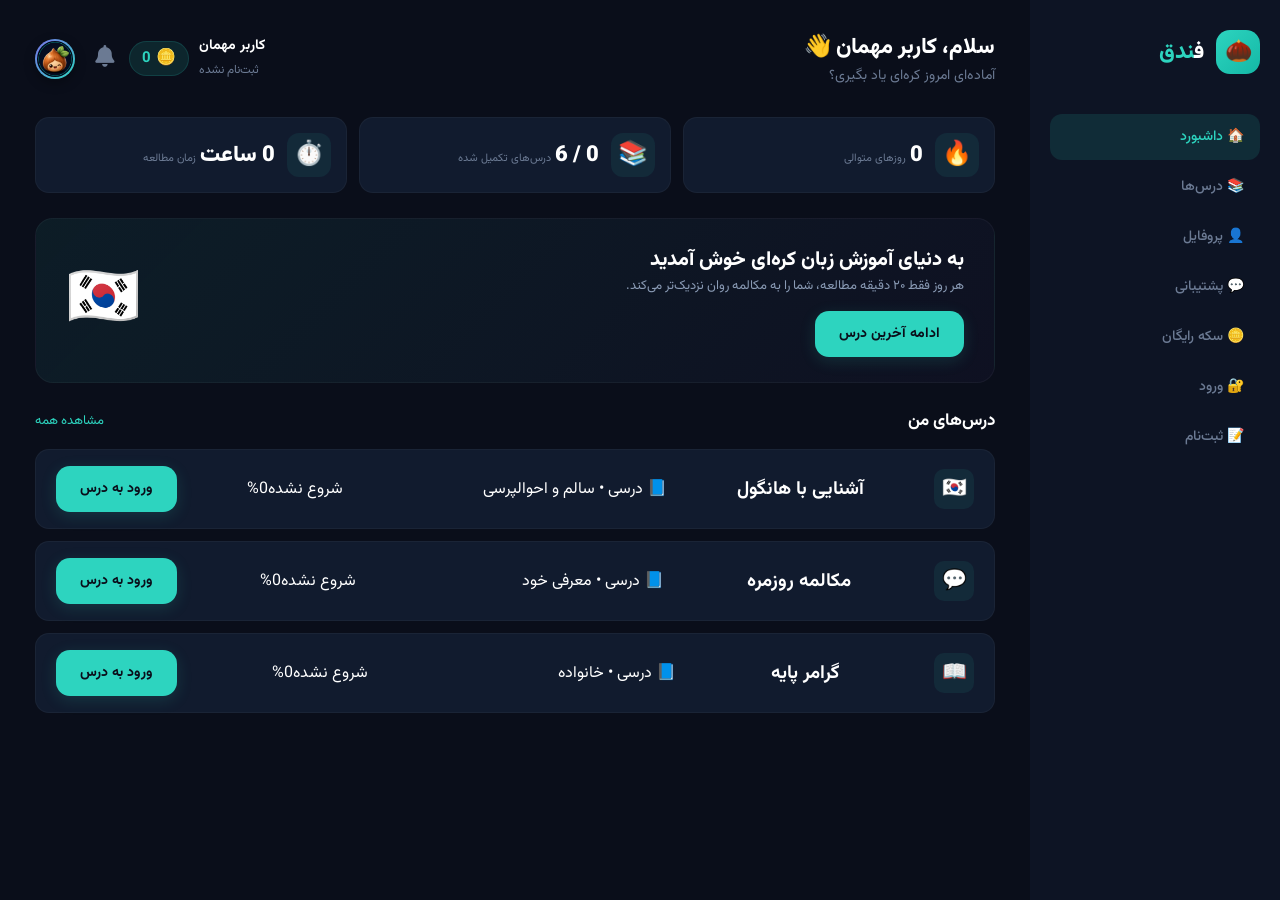
<file: index.html>
<!DOCTYPE html>
<html lang="fa" dir="rtl">
<head>
    <meta charset="UTF-8">
    <meta name="viewport" content="width=device-width, initial-scale=1.0">
    <title>فندق | آموزش زبان کره‌ای</title>
    <link rel="stylesheet" href="style.css">
    <link rel="stylesheet" href="https://cdnjs.cloudflare.com/ajax/libs/font-awesome/6.5.0/css/all.min.css">
    
    <!-- ===== اسکریپت یکتانت ===== -->
    <script>
        !function(e,t,n){e.yektanetAnalyticsObject=n,e[n]=e[n]||function(){e[n].q.push(arguments)},e[n].q=e[n].q||[];var a=t.getElementsByTagName("head")[0],r=new Date,c="https://cdn.yektanet.com/superscript/CxosvHK1/native-RewardJoy.com-47049/yn_pub.js?v="+r.getFullYear().toString()+"0"+r.getMonth()+"0"+r.getDate()+"0"+r.getHours(),s=t.createElement("link");s.rel="preload",s.as="script",s.href=c,a.appendChild(s);var l=t.createElement("script");l.async=!0,l.src=c,a.appendChild(l)}(window,document,"yektanet");
    </script>
</head>
<body>

    <button class="hamburger-btn" id="hamburgerBtn" onclick="toggleMenu()">
        <i class="fas fa-bars"></i>
    </button>

    <div class="overlay" id="overlay" onclick="closeMenu()"></div>

    <aside class="sidebar" id="sidebar">
        <div class="logo">
            <div class="logo-icon">🌰</div>
            <h2>ف<span>ندق</span></h2>
        </div>
        <nav class="menu">
            <a href="index.html" class="menu-item active">🏠 داشبورد</a>
            <a href="lessons.html" class="menu-item">📚 درس‌ها</a>
            <a href="profile.html" class="menu-item">👤 پروفایل</a>
            <a href="support.html" class="menu-item">💬 پشتیبانی</a>
            <a href="earn-coins.html" class="menu-item">🪙 سکه رایگان</a>
            <a href="login.html" class="menu-item" id="loginMenuItem">🔐 ورود</a>
            <a href="register.html" class="menu-item" id="registerMenuItem">📝 ثبت‌نام</a>
            <a href="#" class="menu-item" id="logoutMenuItem" style="display:none;" onclick="logoutUser()">🚪 خروج</a>
            <a href="admin.html" class="menu-item" id="adminMenuItem" style="display:none;">⚙️ پنل مدیریت</a>
        </nav>
    </aside>

    <main class="main">

        <header class="topbar">
            <div class="welcome">
                <h1>سلام، <span id="userDisplayName">کاربر مهمان</span> 👋</h1>
                <p>آماده‌ای امروز کره‌ای یاد بگیری؟</p>
            </div>
            <div class="user">
                <div class="user-info">
                    <strong id="headerUsername">کاربر مهمان</strong>
                    <span id="headerUserStatus">ثبت‌نام نشده</span>
                </div>
                <div class="coin-display">
                    <span class="coin-icon">🪙</span>
                    <span class="coin-count" id="headerCoinCount">0</span>
                </div>
                <!-- ===== دکمه اعلان ===== -->
                <div class="notification-bell" id="notificationBell" onclick="toggleNotificationPanel()">
                    <i class="fas fa-bell"></i>
                    <span class="notification-badge" id="notificationBadge" style="display:none;">0</span>
                </div>
                <!-- ===== ماسکات فندق به جای آواتار ===== -->
                <div class="avatar" id="headerAvatar">
                    <img src="assets/mascot/hazelnut.png" alt="فندق" class="mascot-avatar">
                </div>
            </div>
        </header>

        <!-- ===== پنل اعلان‌ها ===== -->
        <div class="notification-panel" id="notificationPanel" style="display:none;">
            <div class="notification-panel-header">
                <h4>🔔 اعلان‌ها</h4>
                <button onclick="closeNotificationPanel()" style="background:transparent;border:none;color:#7f8da5;font-size:20px;cursor:pointer;">✕</button>
            </div>
            <div id="notificationList">
                <p style="color:#7f8da5;text-align:center;padding:20px;">هیچ اعلانی وجود ندارد.</p>
            </div>
        </div>

        <section class="stats-top">
            <div class="stat-top-card">
                <span class="stat-icon">🔥</span>
                <div class="stat-info">
                    <span class="number" id="statStreak">۰</span>
                    <span class="label">روزهای متوالی</span>
                </div>
            </div>
            <div class="stat-top-card">
                <span class="stat-icon">📚</span>
                <div class="stat-info">
                    <span class="number" id="statLessons">۰ / ۶</span>
                    <span class="label">درس‌های تکمیل شده</span>
                </div>
            </div>
            <div class="stat-top-card">
                <span class="stat-icon">⏱️</span>
                <div class="stat-info">
                    <span class="number" id="statHours">۰ ساعت</span>
                    <span class="label">زمان مطالعه</span>
                </div>
            </div>
        </section>

        <section class="hero">
            <div class="hero-content">
                <h2>به دنیای آموزش زبان کره‌ای خوش آمدید</h2>
                <p>هر روز فقط ۲۰ دقیقه مطالعه، شما را به مکالمه روان نزدیک‌تر می‌کند.</p>
                <button class="primary-btn" id="continueLesson">ادامه آخرین درس</button>
            </div>
            <div class="hero-image">🇰🇷</div>
        </section>

        <div class="section-title">
            <h2>درس‌های من</h2>
            <a href="lessons.html">مشاهده همه</a>
        </div>

        <section class="lessons" id="lessonsContainer"></section>

    </main>

    <script src="script.js"></script>
    <script>
        // ===== منوی کشویی =====
        function toggleMenu() {
            document.getElementById('sidebar').classList.toggle('open');
            document.getElementById('overlay').classList.toggle('show');
        }

        function closeMenu() {
            document.getElementById('sidebar').classList.remove('open');
            document.getElementById('overlay').classList.remove('show');
        }

        // بستن منو با کلیک روی لینک‌ها
        document.querySelectorAll('.menu-item').forEach(function(item) {
            item.addEventListener('click', function() {
                if (window.innerWidth <= 768) {
                    closeMenu();
                }
            });
        });

        // ===== اعلان‌ها =====
        function toggleNotificationPanel() {
            var panel = document.getElementById('notificationPanel');
            if (panel.style.display === 'block') {
                panel.style.display = 'none';
            } else {
                panel.style.display = 'block';
                loadNotifications();
            }
        }

        function closeNotificationPanel() {
            document.getElementById('notificationPanel').style.display = 'none';
        }

        function loadNotifications() {
            var list = document.getElementById('notificationList');
            var notifications = getData('notifications', []);
            if (notifications.length === 0) {
                list.innerHTML = '<p style="color:#7f8da5;text-align:center;padding:20px;">🔕 هیچ اعلانی وجود ندارد.</p>';
                return;
            }
            var html = '';
            for (var i = notifications.length - 1; i >= 0; i--) {
                var n = notifications[i];
                var color = n.type === 'success' ? '#4ade80' : n.type === 'warning' ? '#fbbf24' : '#60a5fa';
                html += '<div class="notification-item-panel" style="border-right-color:' + color + ';">';
                html += '<div class="notif-title-panel">' + n.title + '</div>';
                html += '<div class="notif-text-panel">' + n.text + '</div>';
                html += '<div class="notif-date-panel">' + n.date + ' - ' + n.time + '</div>';
                html += '</div>';
            }
            list.innerHTML = html;
            var badge = document.getElementById('notificationBadge');
            if (badge) {
                badge.style.display = 'none';
                badge.textContent = '0';
            }
            setData('notificationsRead', true);
        }

        function updateNotificationBadge() {
            var notifications = getData('notifications', []);
            var read = getData('notificationsRead', false);
            var badge = document.getElementById('notificationBadge');
            if (!badge) return;
            if (notifications.length > 0 && !read) {
                badge.style.display = 'flex';
                badge.textContent = notifications.length;
            } else {
                badge.style.display = 'none';
            }
        }

        // بستن پنل اعلان با کلیک خارج
        document.addEventListener('click', function(e) {
            var panel = document.getElementById('notificationPanel');
            var bell = document.getElementById('notificationBell');
            if (panel && bell && !panel.contains(e.target) && !bell.contains(e.target)) {
                panel.style.display = 'none';
            }
        });

        // بارگذاری اولیه
        document.addEventListener('DOMContentLoaded', function() {
            updateNotificationBadge();
        });
    </script>

</body>
</html>
</file>
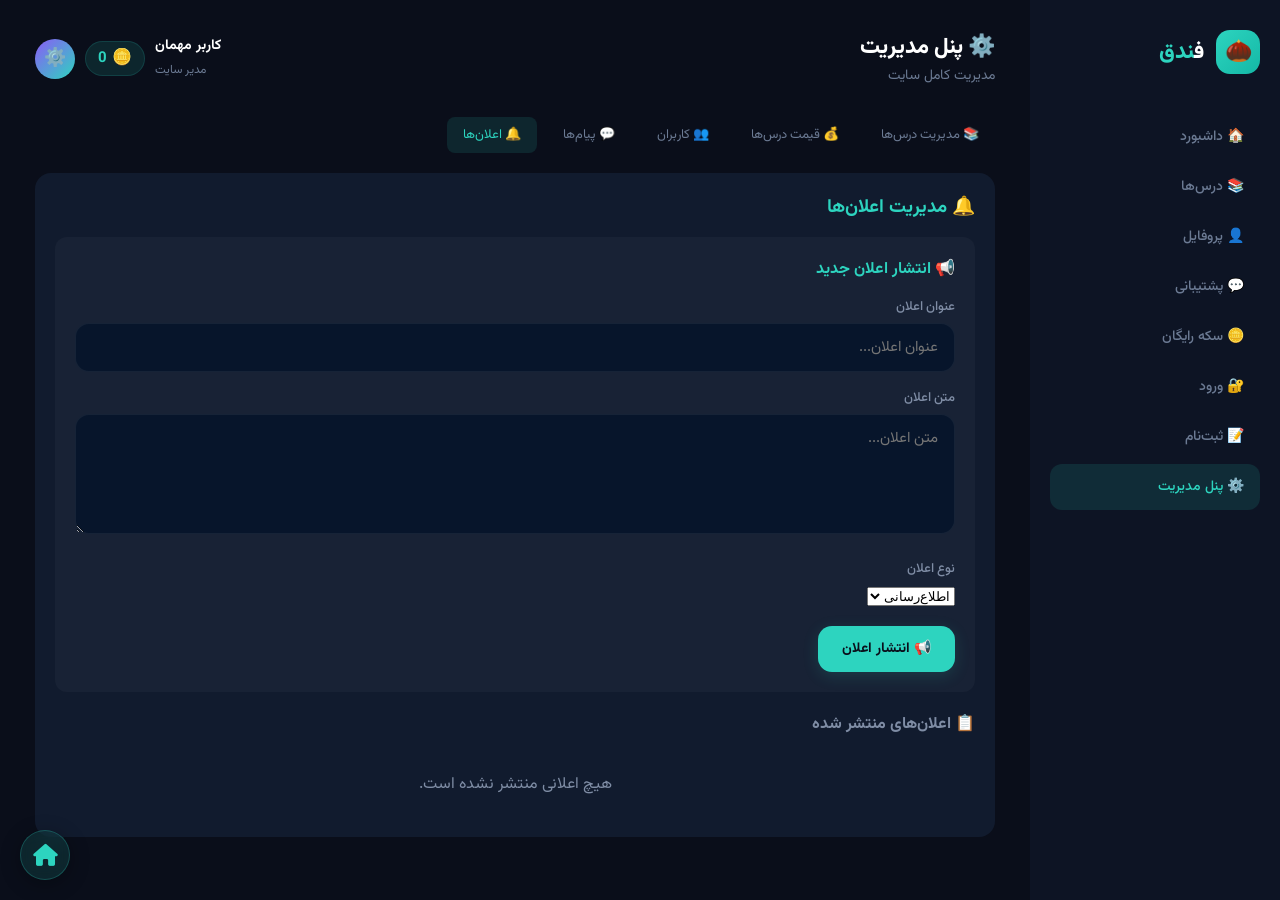
<file: admin.html>
<!DOCTYPE html>
<html lang="fa" dir="rtl">
<head>
    <meta charset="UTF-8">
    <meta name="viewport" content="width=device-width, initial-scale=1.0">
    <title>پنل مدیریت | فندق</title>
    <link rel="stylesheet" href="style.css">
    <link rel="stylesheet" href="https://cdnjs.cloudflare.com/ajax/libs/font-awesome/6.5.0/css/all.min.css">
</head>
<body>

    <button class="hamburger-btn" id="hamburgerBtn" onclick="toggleMenu()">
        <i class="fas fa-bars"></i>
    </button>

    <div class="overlay" id="overlay" onclick="closeMenu()"></div>

    <aside class="sidebar" id="sidebar">
        <div class="logo">
            <div class="logo-icon">🌰</div>
            <h2>ف<span>ندق</span></h2>
        </div>
        <nav class="menu">
            <a href="index.html" class="menu-item">🏠 داشبورد</a>
            <a href="lessons.html" class="menu-item">📚 درس‌ها</a>
            <a href="profile.html" class="menu-item">👤 پروفایل</a>
            <a href="support.html" class="menu-item">💬 پشتیبانی</a>
            <a href="earn-coins.html" class="menu-item">🪙 سکه رایگان</a>
            <a href="login.html" class="menu-item" id="loginMenuItem">🔐 ورود</a>
            <a href="register.html" class="menu-item" id="registerMenuItem">📝 ثبت‌نام</a>
            <a href="#" class="menu-item" id="logoutMenuItem" style="display:none;" onclick="logoutUser()">🚪 خروج</a>
            <a href="admin.html" class="menu-item active">⚙️ پنل مدیریت</a>
        </nav>
    </aside>

    <main class="main">
        
        <button class="back-home-btn" onclick="window.location.href='index.html'">
            <i class="fas fa-home"></i>
        </button>

        <header class="topbar">
            <div class="welcome">
                <h1>⚙️ پنل مدیریت</h1>
                <p>مدیریت کامل سایت</p>
            </div>
            <div class="user">
                <div class="user-info">
                    <strong id="headerUsername">ادمین</strong>
                    <span>مدیر سایت</span>
                </div>
                <div class="coin-display">
                    <span class="coin-icon">🪙</span>
                    <span class="coin-count" id="headerCoinCount">0</span>
                </div>
                <div class="avatar">⚙️</div>
            </div>
        </header>

        <div class="admin-tabs">
            <button class="admin-tab" onclick="showTab('lessons')">📚 مدیریت درس‌ها</button>
            <button class="admin-tab" onclick="showTab('prices')">💰 قیمت درس‌ها</button>
            <button class="admin-tab" onclick="showTab('users')">👥 کاربران</button>
            <button class="admin-tab" onclick="showTab('messages')">💬 پیام‌ها</button>
            <button class="admin-tab active" onclick="showTab('notifications')">🔔 اعلان‌ها</button>
        </div>

        <div id="tab-lessons" class="admin-panel" style="display:none;">
            <div style="display:flex;justify-content:space-between;align-items:center;flex-wrap:wrap;gap:10px;margin-bottom:20px;">
                <h3 style="margin:0;">📚 لیست درس‌ها</h3>
                <button class="primary-btn" id="addLessonBtn" style="padding:8px 20px;font-size:13px;">➕ افزودن درس جدید</button>
            </div>
            <div id="addLessonForm" style="display:none;background:rgba(255,255,255,0.03);padding:20px;border-radius:12px;margin-bottom:20px;border:1px solid rgba(45,212,191,0.15);">
                <h4 style="color:#2dd4bf;margin-bottom:15px;">📝 اطلاعات درس جدید</h4>
                <div class="form-group">
                    <label>عنوان درس <span style="color:#ef4444;">*</span></label>
                    <input type="text" id="newLessonTitle" placeholder="عنوان درس...">
                </div>
                <div class="form-group">
                    <label>آیکون</label>
                    <input type="text" id="newLessonIcon" placeholder="مثلاً 🇰🇷" value="📚">
                </div>
                <div class="form-group">
                    <label>دسته‌بندی <span style="color:#ef4444;">*</span></label>
                    <input type="text" id="newLessonCategory" placeholder="مثلاً درسی • سالم و احوالپرسی">
                </div>
                <div class="form-group">
                    <label>توضیحات کوتاه</label>
                    <input type="text" id="newLessonDescription" placeholder="توضیحات کوتاه...">
                </div>
                <div class="form-group">
                    <label>سطح</label>
                    <select id="newLessonLevel">
                        <option value="مقدماتی">مقدماتی</option>
                        <option value="متوسط">متوسط</option>
                        <option value="پیشرفته">پیشرفته</option>
                    </select>
                </div>
                <div class="form-group">
                    <label>محتوای آموزشی</label>
                    <textarea id="newLessonContent" rows="5" placeholder="متن آموزشی درس..."></textarea>
                </div>
                <div style="display:flex;gap:10px;flex-wrap:wrap;">
                    <button class="primary-btn" id="saveNewLessonBtn">💾 ذخیره درس</button>
                    <button class="primary-btn secondary" id="cancelAddLessonBtn">❌ انصراف</button>
                </div>
            </div>
            <div id="adminLessonsContainer"></div>
        </div>

        <div id="tab-prices" class="admin-panel" style="display:none;">
            <h3>💰 تنظیمات قیمت درس‌ها</h3>
            <p style="color:#7f8da5;font-size:13px;margin-bottom:15px;">قیمت هر درس رو تعیین کن. عدد ۰ به معنی رایگان هست.</p>
            <div id="priceSettingsContainer"></div>
            <button class="primary-btn" id="savePriceSettingsBtn" style="margin-top:15px;">💾 ذخیره تنظیمات قیمت</button>
        </div>

        <div id="tab-users" class="admin-panel" style="display:none;">
            <h3>👥 لیست کاربران</h3>
            <div id="usersListContainer"></div>
        </div>

        <div id="tab-messages" class="admin-panel" style="display:none;">
            <h3>💬 پیام‌های پشتیبانی</h3>
            <div id="messagesListContainer"></div>
        </div>

        <div id="tab-notifications" class="admin-panel">
            <h3>🔔 مدیریت اعلان‌ها</h3>
            <div style="background:rgba(255,255,255,0.03);padding:20px;border-radius:12px;margin-bottom:20px;">
                <h4 style="color:#2dd4bf;margin-bottom:15px;">📢 انتشار اعلان جدید</h4>
                <div class="form-group">
                    <label>عنوان اعلان</label>
                    <input type="text" id="notificationTitle" placeholder="عنوان اعلان...">
                </div>
                <div class="form-group">
                    <label>متن اعلان</label>
                    <textarea id="notificationText" rows="4" placeholder="متن اعلان..."></textarea>
                </div>
                <div class="form-group">
                    <label>نوع اعلان</label>
                    <select id="notificationType">
                        <option value="info">اطلاع‌رسانی</option>
                        <option value="success">موفقیت</option>
                        <option value="warning">هشدار</option>
                    </select>
                </div>
                <button class="primary-btn" id="publishNotificationBtn">📢 انتشار اعلان</button>
            </div>
            <h4 style="color:#7f8da5;margin-bottom:15px;">📋 اعلان‌های منتشر شده</h4>
            <div id="notificationsList"></div>
        </div>

    </main>

    <!-- ===== مودال ویرایش درس (برای WebView) ===== -->
    <div id="editLessonModal" style="display:none;position:fixed;top:0;left:0;right:0;bottom:0;background:rgba(0,0,0,0.7);z-index:9999;padding:20px;overflow-y:auto;justify-content:center;align-items:center;">
        <div style="background:#111b2e;max-width:500px;margin:auto;padding:25px;border-radius:16px;border:1px solid rgba(45,212,191,0.15);">
            <h3 style="color:#2dd4bf;margin-bottom:15px;">✏️ ویرایش درس</h3>
            <input type="hidden" id="editLessonIndex">
            <div style="margin-bottom:12px;">
                <label style="color:#7f8da5;font-size:13px;display:block;margin-bottom:4px;">عنوان</label>
                <input type="text" id="editTitle" style="width:100%;padding:10px;border-radius:8px;border:1px solid rgba(255,255,255,0.1);background:#07152b;color:#fff;">
            </div>
            <div style="margin-bottom:12px;">
                <label style="color:#7f8da5;font-size:13px;display:block;margin-bottom:4px;">آیکون</label>
                <input type="text" id="editIcon" style="width:100%;padding:10px;border-radius:8px;border:1px solid rgba(255,255,255,0.1);background:#07152b;color:#fff;">
            </div>
            <div style="margin-bottom:12px;">
                <label style="color:#7f8da5;font-size:13px;display:block;margin-bottom:4px;">دسته‌بندی</label>
                <input type="text" id="editCategory" style="width:100%;padding:10px;border-radius:8px;border:1px solid rgba(255,255,255,0.1);background:#07152b;color:#fff;">
            </div>
            <div style="margin-bottom:12px;">
                <label style="color:#7f8da5;font-size:13px;display:block;margin-bottom:4px;">سطح</label>
                <select id="editLevel" style="width:100%;padding:10px;border-radius:8px;border:1px solid rgba(255,255,255,0.1);background:#07152b;color:#fff;">
                    <option value="مقدماتی">مقدماتی</option>
                    <option value="متوسط">متوسط</option>
                    <option value="پیشرفته">پیشرفته</option>
                </select>
            </div>
            <div style="margin-bottom:12px;">
                <label style="color:#7f8da5;font-size:13px;display:block;margin-bottom:4px;">توضیحات</label>
                <input type="text" id="editDescription" style="width:100%;padding:10px;border-radius:8px;border:1px solid rgba(255,255,255,0.1);background:#07152b;color:#fff;">
            </div>
            <div style="margin-bottom:12px;">
                <label style="color:#7f8da5;font-size:13px;display:block;margin-bottom:4px;">محتوای درس</label>
                <textarea id="editContent" rows="4" style="width:100%;padding:10px;border-radius:8px;border:1px solid rgba(255,255,255,0.1);background:#07152b;color:#fff;font-family:Vazirmatn,sans-serif;"></textarea>
            </div>
            <div style="display:flex;gap:10px;margin-top:15px;">
                <button onclick="saveEditLesson()" style="flex:1;padding:12px;background:#2dd4bf;color:#0a0e1a;border:none;border-radius:8px;font-weight:700;cursor:pointer;">💾 ذخیره</button>
                <button onclick="closeEditModal()" style="flex:1;padding:12px;background:#555;color:#fff;border:none;border-radius:8px;cursor:pointer;">❌ انصراف</button>
            </div>
        </div>
    </div>

    <script src="script.js"></script>
</body>
</html>
</file>
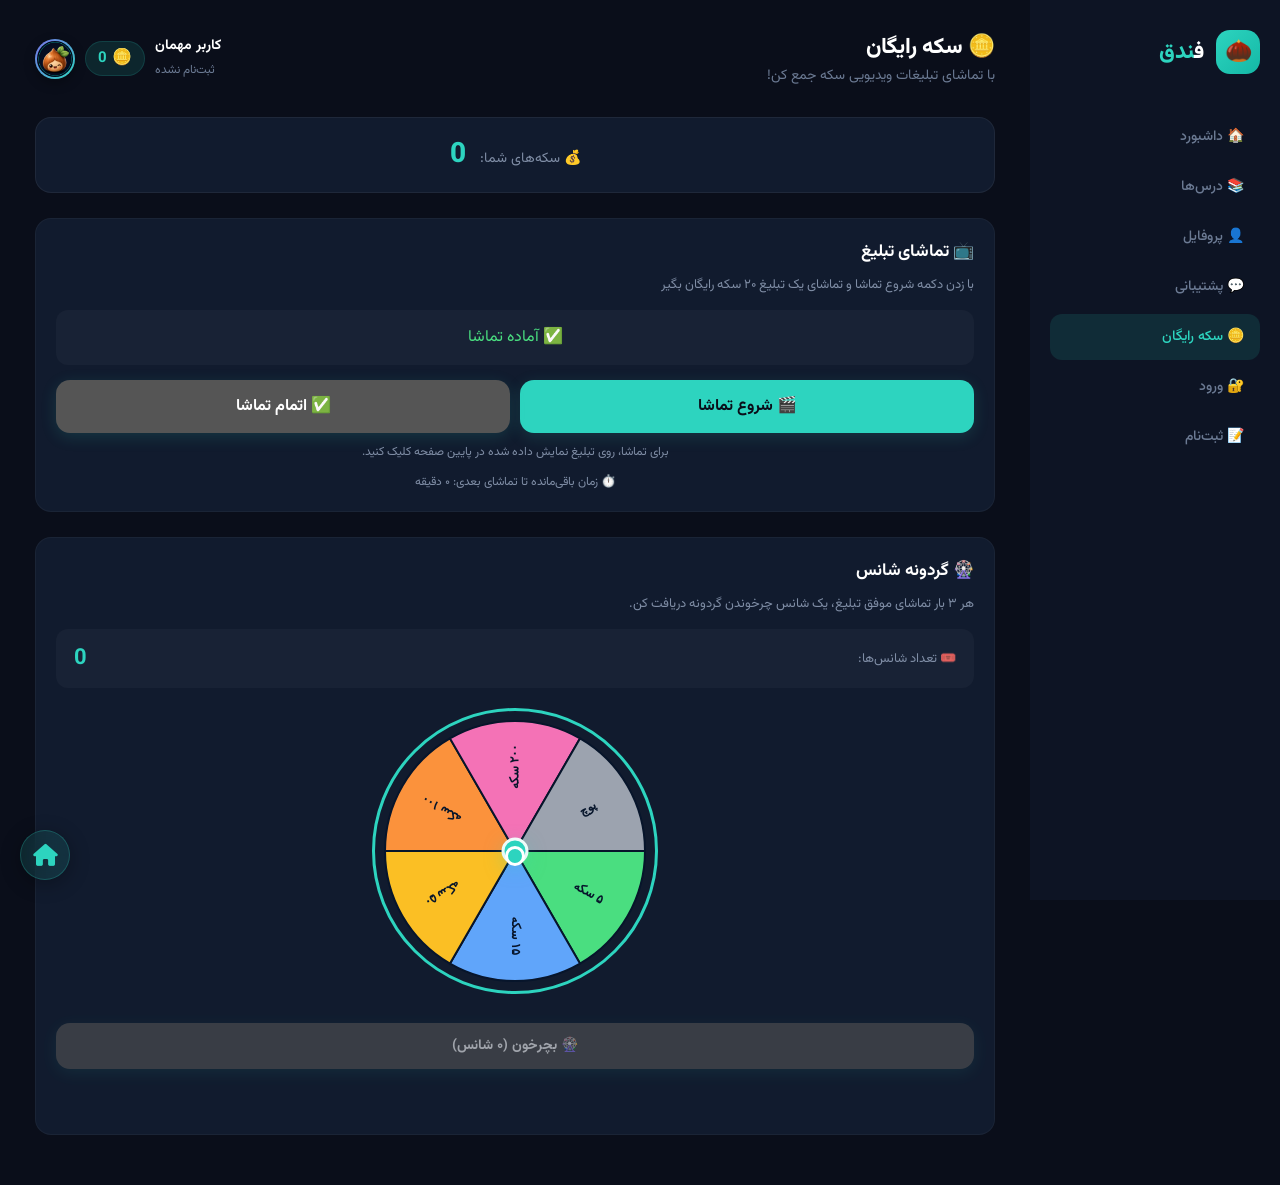
<file: earn-coins.html>
<!DOCTYPE html>
<html lang="fa" dir="rtl">
<head>
    <meta charset="UTF-8">
    <meta name="viewport" content="width=device-width, initial-scale=1.0">
    <title>سکه رایگان | فندق</title>
    <link rel="stylesheet" href="style.css">
    <link rel="stylesheet" href="https://cdnjs.cloudflare.com/ajax/libs/font-awesome/6.5.0/css/all.min.css">
    
    <!-- ===== اسکریپت یکتانت ===== -->
    <script>
        !function(e,t,n){e.yektanetAnalyticsObject=n,e[n]=e[n]||function(){e[n].q.push(arguments)},e[n].q=e[n].q||[];var a=t.getElementsByTagName("head")[0],r=new Date,c="https://cdn.yektanet.com/superscript/CxosvHK1/native-RewardJoy.com-47049/yn_pub.js?v="+r.getFullYear().toString()+"0"+r.getMonth()+"0"+r.getDate()+"0"+r.getHours(),s=t.createElement("link");s.rel="preload",s.as="script",s.href=c,a.appendChild(s);var l=t.createElement("script");l.async=!0,l.src=c,a.appendChild(l)}(window,document,"yektanet");
    </script>
</head>
<body>

    <button class="hamburger-btn" id="hamburgerBtn" onclick="toggleMenu()">
        <i class="fas fa-bars"></i>
    </button>

    <div class="overlay" id="overlay" onclick="closeMenu()"></div>

    <aside class="sidebar" id="sidebar">
        <div class="logo">
            <div class="logo-icon">🌰</div>
            <h2>ف<span>ندق</span></h2>
        </div>
        <nav class="menu">
            <a href="index.html" class="menu-item">🏠 داشبورد</a>
            <a href="lessons.html" class="menu-item">📚 درس‌ها</a>
            <a href="profile.html" class="menu-item">👤 پروفایل</a>
            <a href="support.html" class="menu-item">💬 پشتیبانی</a>
            <a href="earn-coins.html" class="menu-item active">🪙 سکه رایگان</a>
            <a href="login.html" class="menu-item" id="loginMenuItem">🔐 ورود</a>
            <a href="register.html" class="menu-item" id="registerMenuItem">📝 ثبت‌نام</a>
            <a href="#" class="menu-item" id="logoutMenuItem" style="display:none;" onclick="logoutUser()">🚪 خروج</a>
            <a href="admin.html" class="menu-item" id="adminMenuItem" style="display:none;">⚙️ پنل مدیریت</a>
        </nav>
    </aside>

    <main class="main">
        
        <button class="back-home-btn" onclick="window.location.href='index.html'">
            <i class="fas fa-home"></i>
        </button>

        <header class="topbar">
            <div class="welcome">
                <h1>🪙 سکه رایگان</h1>
                <p>با تماشای تبلیغات ویدیویی سکه جمع کن!</p>
            </div>
            <div class="user">
                <div class="user-info">
                    <strong id="headerUsername">کاربر مهمان</strong>
                    <span id="headerUserStatus">ثبت‌نام نشده</span>
                </div>
                <div class="coin-display">
                    <span class="coin-icon">🪙</span>
                    <span class="coin-count" id="headerCoinCount">0</span>
                </div>
                <div class="avatar" id="headerAvatar">
                    <img src="assets/mascot/hazelnut.png" alt="فندق" class="mascot-avatar">
                </div>
            </div>
        </header>

        <div style="text-align:center;background:#111b2e;padding:15px;border-radius:16px;margin-bottom:25px;border:1px solid rgba(255,255,255,0.06);">
            <span style="color:#7f8da5;font-size:14px;">💰 سکه‌های شما:</span>
            <span id="userCoinsDisplay" style="font-size:28px;font-weight:800;color:#2dd4bf;margin-right:10px;">0</span>
        </div>

        <div class="coin-box">
            <h3>📺 تماشای تبلیغ</h3>
            <p style="color:#7f8da5;font-size:13px;margin:10px 0 15px 0;">
                با زدن دکمه شروع تماشا و تماشای یک تبلیغ ۲۰ سکه رایگان بگیر
            </p>

            <div id="adStatus" style="background:rgba(255,255,255,0.03);padding:15px;border-radius:12px;margin-bottom:15px;text-align:center;">
                <span id="adMessage" style="color:#4ade80;">✅ آماده تماشا</span>
            </div>

            <div style="display:flex;gap:10px;flex-wrap:wrap;">
                <button class="primary-btn" id="startAdBtn" style="flex:1;padding:14px;font-size:16px;min-width:120px;">
                    🎬 شروع تماشا
                </button>
                <button class="primary-btn" id="completeAdBtn" style="flex:1;padding:14px;font-size:16px;min-width:120px;background:#555;border-color:#555;" disabled>
                    ✅ اتمام تماشا
                </button>
            </div>

            <p style="color:#7f8da5;font-size:12px;text-align:center;margin-top:10px;">
                برای تماشا، روی تبلیغ نمایش داده شده در پایین صفحه کلیک کنید.
            </p>

            <div style="margin-top:12px;font-size:12px;color:#7f8da5;text-align:center;">
                ⏱️ زمان باقی‌مانده تا تماشای بعدی: <span id="adCooldown">۰</span> دقیقه
            </div>
        </div>

        <div class="coin-box" style="margin-top:25px;">
            <h3>🎡 گردونه شانس</h3>
            <p style="color:#7f8da5;font-size:13px;margin:10px 0 15px 0;">
                هر ۳ بار تماشای موفق تبلیغ، یک شانس چرخوندن گردونه دریافت کن.
            </p>
            <div style="display:flex;justify-content:space-between;align-items:center;background:rgba(255,255,255,0.03);padding:12px 18px;border-radius:12px;margin-bottom:15px;">
                <span style="color:#7f8da5;font-size:13px;">🎟️ تعداد شانس‌ها:</span>
                <span id="spinChances" style="font-size:22px;font-weight:700;color:#2dd4bf;">0</span>
            </div>
            <div style="text-align:center;margin:20px 0;">
                <div id="wheelContainer" style="position:relative;display:inline-block;">
                    <canvas id="wheelCanvas" width="280" height="280" style="max-width:100%;height:auto;border-radius:50%;border:3px solid #2dd4bf;"></canvas>
                    <div style="position:absolute;top:50%;left:50%;transform:translate(-50%,-50%);width:20px;height:20px;background:#2dd4bf;border-radius:50%;border:3px solid #fff;box-shadow:0 0 20px rgba(45,212,191,0.5);"></div>
                </div>
            </div>
            <button class="primary-btn" id="spinBtn" style="width:100%;" disabled>🎡 بچرخون (۰ شانس)</button>
            <div id="spinResult" style="margin-top:15px;text-align:center;font-size:16px;font-weight:700;color:#2dd4bf;min-height:30px;"></div>
        </div>
    </main>

    <script src="script.js"></script>
</body>
</html>
</file>
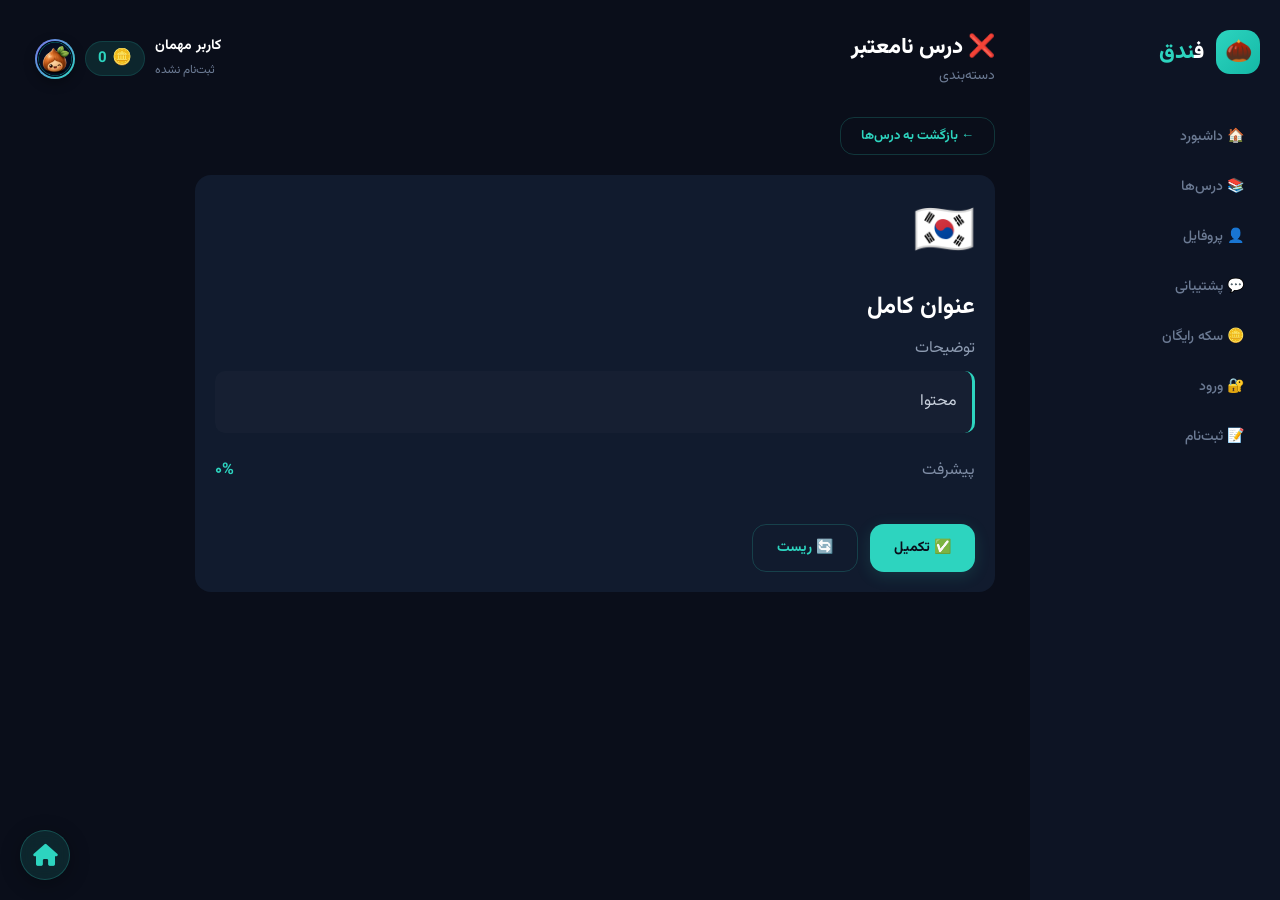
<file: lesson-detail.html>
<!DOCTYPE html>
<html lang="fa" dir="rtl">
<head>
    <meta charset="UTF-8">
    <meta name="viewport" content="width=device-width, initial-scale=1.0">
    <title>محتوای درس | فندق</title>
    <link rel="stylesheet" href="style.css">
    <link rel="stylesheet" href="https://cdnjs.cloudflare.com/ajax/libs/font-awesome/6.5.0/css/all.min.css">
</head>
<body>

    <button class="hamburger-btn" id="hamburgerBtn" onclick="toggleMenu()">
        <i class="fas fa-bars"></i>
    </button>

    <div class="overlay" id="overlay" onclick="closeMenu()"></div>

    <aside class="sidebar" id="sidebar">
        <div class="logo">
            <div class="logo-icon">🌰</div>
            <h2>ف<span>ندق</span></h2>
        </div>
        <nav class="menu">
            <a href="index.html" class="menu-item">🏠 داشبورد</a>
            <a href="lessons.html" class="menu-item">📚 درس‌ها</a>
            <a href="profile.html" class="menu-item">👤 پروفایل</a>
            <a href="support.html" class="menu-item">💬 پشتیبانی</a>
            <a href="earn-coins.html" class="menu-item">🪙 سکه رایگان</a>
            <a href="login.html" class="menu-item" id="loginMenuItem">🔐 ورود</a>
            <a href="register.html" class="menu-item" id="registerMenuItem">📝 ثبت‌نام</a>
            <a href="#" class="menu-item" id="logoutMenuItem" style="display:none;" onclick="logoutUser()">🚪 خروج</a>
            <a href="admin.html" class="menu-item" id="adminMenuItem" style="display:none;">⚙️ پنل مدیریت</a>
        </nav>
    </aside>

    <main class="main">
        
        <!-- دکمه بازگشت به داشبورد -->
        <button class="back-home-btn" onclick="window.location.href='index.html'">
            <i class="fas fa-home"></i>
        </button>

        <header class="topbar">
            <div class="welcome">
                <h1 id="lessonTitle">📖 عنوان درس</h1>
                <p id="lessonCategory">دسته‌بندی</p>
            </div>
            <div class="user">
                <div class="user-info">
                    <strong id="headerUsername">کاربر مهمان</strong>
                    <span id="headerUserStatus">ثبت‌نام نشده</span>
                </div>
                <div class="coin-display">
                    <span class="coin-icon">🪙</span>
                    <span class="coin-count" id="headerCoinCount">0</span>
                </div>
                <!-- ===== ماسکات فندق ===== -->
                <div class="avatar" id="headerAvatar">
                    <img src="assets/mascot/hazelnut.png" alt="فندق" class="mascot-avatar">
                </div>
            </div>
        </header>

        <button class="primary-btn secondary" onclick="window.location.href='lessons.html'" style="padding:8px 20px;font-size:13px;margin-bottom:20px;">← بازگشت به درس‌ها</button>

        <section class="lesson-content">
            <div class="content-card">
                <div style="font-size:50px;margin-bottom:15px;" id="lessonIcon">🇰🇷</div>
                <h2 id="lessonFullTitle">عنوان کامل</h2>
                <p style="color:#8d9bb1;margin:10px 0;" id="lessonDescription">توضیحات</p>
                <div class="lesson-text" id="lessonText"><p>محتوا</p></div>
                <div style="margin:25px 0;">
                    <div style="display:flex;justify-content:space-between;margin-bottom:8px;">
                        <span style="color:#7f8da5;">پیشرفت</span>
                        <span style="color:#2dd4bf;font-weight:700;" id="lessonProgressText">۰%</span>
                    </div>
                    <div class="progress" style="height:8px;">
                        <div class="progress-bar" id="lessonProgressBar" style="width:0%;"></div>
                    </div>
                </div>
                <div style="display:flex;gap:12px;flex-wrap:wrap;">
                    <button class="primary-btn" id="markComplete">✅ تکمیل</button>
                    <button class="primary-btn secondary" id="resetProgress">🔄 ریست</button>
                </div>
            </div>
        </section>
    </main>

    <script src="script.js"></script>
</body>
</html>
</file>
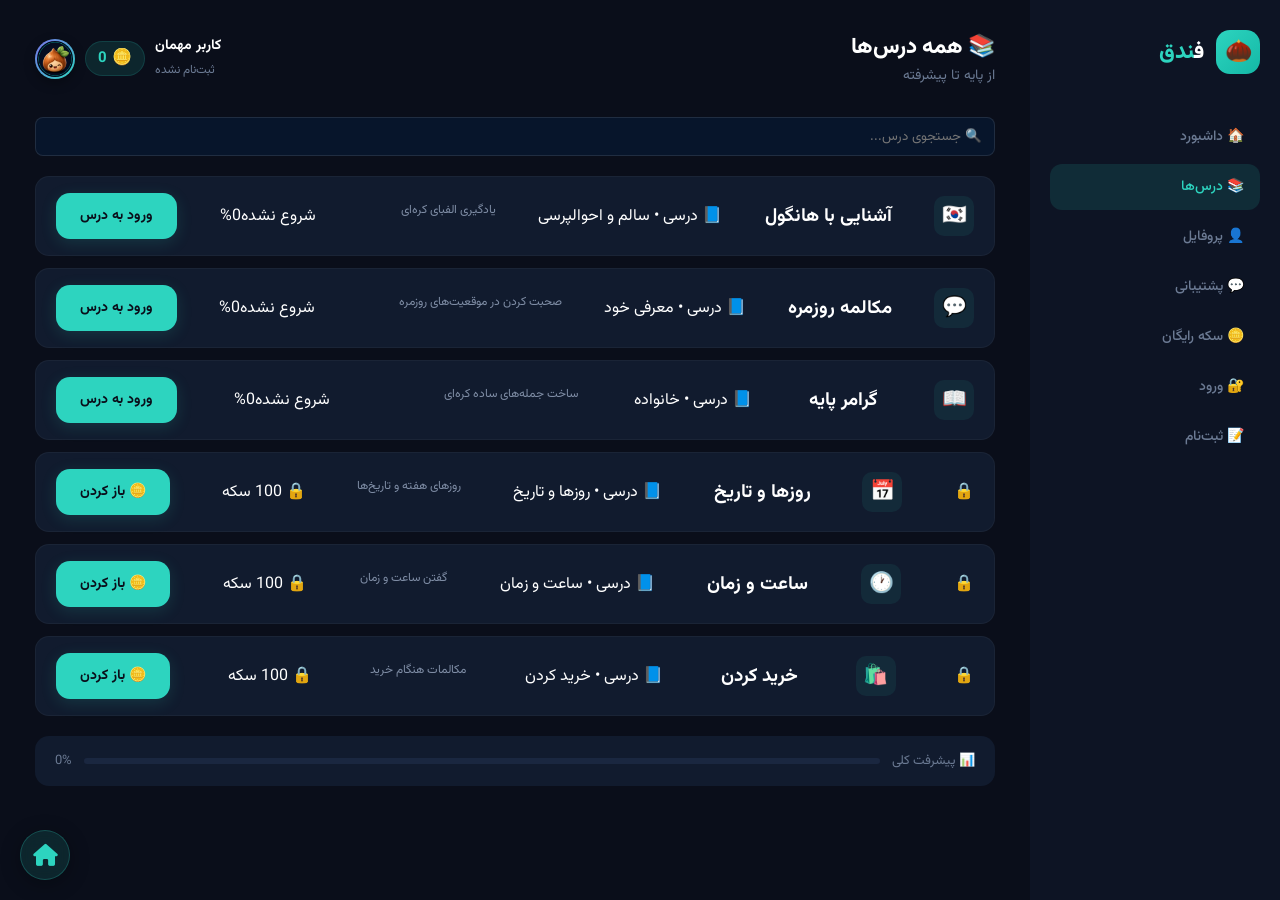
<file: lessons.html>
<!DOCTYPE html>
<html lang="fa" dir="rtl">
<head>
    <meta charset="UTF-8">
    <meta name="viewport" content="width=device-width, initial-scale=1.0">
    <title>همه درس‌ها | فندق</title>
    <link rel="stylesheet" href="style.css">
    <link rel="stylesheet" href="https://cdnjs.cloudflare.com/ajax/libs/font-awesome/6.5.0/css/all.min.css">
    
    <!-- ===== اسکریپت یکتانت ===== -->
    <script>
        !function(e,t,n){e.yektanetAnalyticsObject=n,e[n]=e[n]||function(){e[n].q.push(arguments)},e[n].q=e[n].q||[];var a=t.getElementsByTagName("head")[0],r=new Date,c="https://cdn.yektanet.com/superscript/CxosvHK1/native-RewardJoy.com-47049/yn_pub.js?v="+r.getFullYear().toString()+"0"+r.getMonth()+"0"+r.getDate()+"0"+r.getHours(),s=t.createElement("link");s.rel="preload",s.as="script",s.href=c,a.appendChild(s);var l=t.createElement("script");l.async=!0,l.src=c,a.appendChild(l)}(window,document,"yektanet");
    </script>
</head>
<body>

    <button class="hamburger-btn" id="hamburgerBtn" onclick="toggleMenu()">
        <i class="fas fa-bars"></i>
    </button>

    <div class="overlay" id="overlay" onclick="closeMenu()"></div>

    <aside class="sidebar" id="sidebar">
        <div class="logo">
            <div class="logo-icon">🌰</div>
            <h2>ف<span>ندق</span></h2>
        </div>
        <nav class="menu">
            <a href="index.html" class="menu-item">🏠 داشبورد</a>
            <a href="lessons.html" class="menu-item active">📚 درس‌ها</a>
            <a href="profile.html" class="menu-item">👤 پروفایل</a>
            <a href="support.html" class="menu-item">💬 پشتیبانی</a>
            <a href="earn-coins.html" class="menu-item">🪙 سکه رایگان</a>
            <a href="login.html" class="menu-item" id="loginMenuItem">🔐 ورود</a>
            <a href="register.html" class="menu-item" id="registerMenuItem">📝 ثبت‌نام</a>
            <a href="#" class="menu-item" id="logoutMenuItem" style="display:none;" onclick="logoutUser()">🚪 خروج</a>
            <a href="admin.html" class="menu-item" id="adminMenuItem" style="display:none;">⚙️ پنل مدیریت</a>
        </nav>
    </aside>

    <main class="main">
        
        <button class="back-home-btn" onclick="window.location.href='index.html'">
            <i class="fas fa-home"></i>
        </button>

        <header class="topbar">
            <div class="welcome">
                <h1>📚 همه درس‌ها</h1>
                <p>از پایه تا پیشرفته</p>
            </div>
            <div class="user">
                <div class="user-info">
                    <strong id="headerUsername">کاربر مهمان</strong>
                    <span id="headerUserStatus">ثبت‌نام نشده</span>
                </div>
                <div class="coin-display">
                    <span class="coin-icon">🪙</span>
                    <span class="coin-count" id="headerCoinCount">0</span>
                </div>
                <div class="avatar" id="headerAvatar">
                    <img src="assets/mascot/hazelnut.png" alt="فندق" class="mascot-avatar">
                </div>
            </div>
        </header>

        <div class="filter-bar">
            <div class="search-box">
                <input type="text" id="searchLessons" placeholder="🔍 جستجوی درس...">
            </div>
        </div>

        <section class="lessons" id="allLessonsContainer"></section>

        <section class="stats-bottom">
            <div class="stat-bottom-card">
                <span>📊 پیشرفت کلی</span>
                <div class="progress">
                    <div class="progress-bar" id="overallProgress" style="width:0%;"></div>
                </div>
                <span id="overallProgressText">۰%</span>
            </div>
        </section>
    </main>

    <script src="script.js"></script>
</body>
</html>
</file>
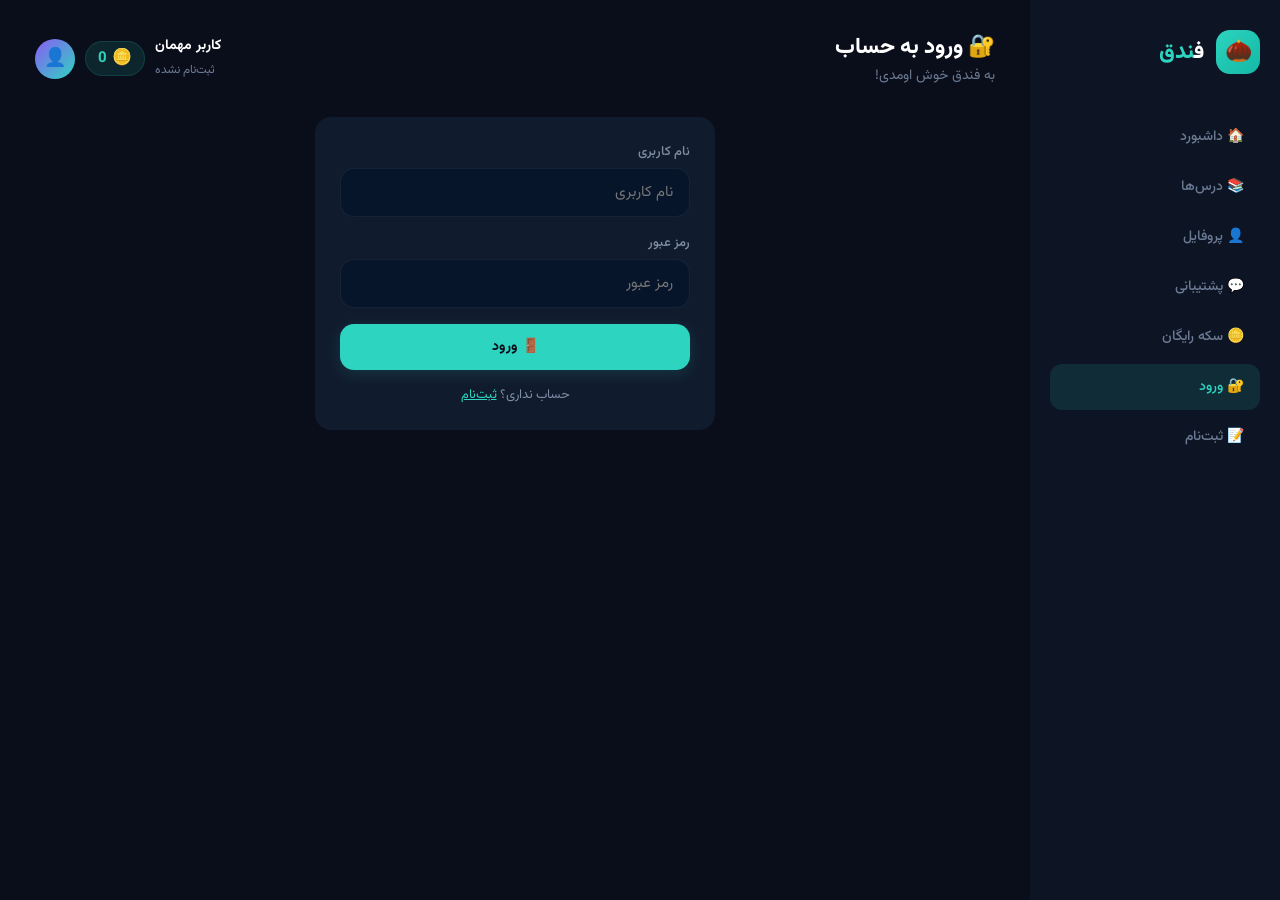
<file: login.html>
<!DOCTYPE html>
<html lang="fa" dir="rtl">
<head>
    <meta charset="UTF-8">
    <meta name="viewport" content="width=device-width, initial-scale=1.0">
    <title>ورود | فندق</title>
    <link rel="stylesheet" href="style.css">
    <link rel="stylesheet" href="https://cdnjs.cloudflare.com/ajax/libs/font-awesome/6.5.0/css/all.min.css">
</head>
<body>

    <button class="hamburger-btn" id="hamburgerBtn" onclick="toggleMenu()">
        <i class="fas fa-bars"></i>
    </button>

    <div class="overlay" id="overlay" onclick="closeMenu()"></div>

    <aside class="sidebar" id="sidebar">
        <div class="logo">
            <div class="logo-icon">🌰</div>
            <h2>ف<span>ندق</span></h2>
        </div>
        <nav class="menu">
            <a href="index.html" class="menu-item">🏠 داشبورد</a>
            <a href="lessons.html" class="menu-item">📚 درس‌ها</a>
            <a href="profile.html" class="menu-item">👤 پروفایل</a>
            <a href="support.html" class="menu-item">💬 پشتیبانی</a>
            <a href="earn-coins.html" class="menu-item">🪙 سکه رایگان</a>
            <a href="login.html" class="menu-item active">🔐 ورود</a>
            <a href="register.html" class="menu-item" id="registerMenuItem">📝 ثبت‌نام</a>
            <a href="#" class="menu-item" id="logoutMenuItem" style="display:none;" onclick="logoutUser()">🚪 خروج</a>
            <a href="admin.html" class="menu-item" id="adminMenuItem" style="display:none;">⚙️ پنل مدیریت</a>
        </nav>
    </aside>

    <main class="main">
        <header class="topbar">
            <div class="welcome">
                <h1>🔐 ورود به حساب</h1>
                <p>به فندق خوش اومدی!</p>
            </div>
            <div class="user">
                <div class="user-info">
                    <strong id="headerUsername">کاربر مهمان</strong>
                    <span id="headerUserStatus">ثبت‌نام نشده</span>
                </div>
                <div class="coin-display">
                    <span class="coin-icon">🪙</span>
                    <span class="coin-count" id="headerCoinCount">0</span>
                </div>
                <div class="avatar">👤</div>
            </div>
        </header>

        <section class="auth-card">
            <form id="loginForm" onsubmit="return false;">
                <div class="form-group">
                    <label>نام کاربری</label>
                    <input type="text" id="loginUsername" placeholder="نام کاربری" required>
                </div>
                <div class="form-group">
                    <label>رمز عبور</label>
                    <input type="password" id="loginPassword" placeholder="رمز عبور" required>
                </div>
                <button type="button" class="primary-btn" onclick="loginUser()" style="width:100%;">🚪 ورود</button>
                <div style="text-align:center;margin-top:15px;color:#7f8da5;font-size:13px;">
                    حساب نداری؟ <a href="register.html" style="color:#2dd4bf;">ثبت‌نام</a>
                </div>
            </form>
            <div id="loginMessage" class="msg"></div>
        </section>
    </main>

    <script src="script.js"></script>
    <script>
        function loginUser() {
            var username = document.getElementById('loginUsername').value.trim();
            var password = document.getElementById('loginPassword').value;
            var msg = document.getElementById('loginMessage');
            if (!username || !password) { msg.className = 'msg error'; msg.textContent = '⚠️ همه فیلدها را پر کن!'; return; }
            var users = getData('users', []);
            var user = users.find(function(u) { return u.username === username && u.password === password; });
            if (!user) { msg.className = 'msg error'; msg.textContent = '❌ نام یا رمز اشتباه!'; return; }
            setData('currentUser', username);
            msg.className = 'msg success'; msg.textContent = '✅ ورود موفق!';
            setTimeout(function() { window.location.href = 'index.html'; }, 800);
        }
    </script>
</body>
</html>
</file>
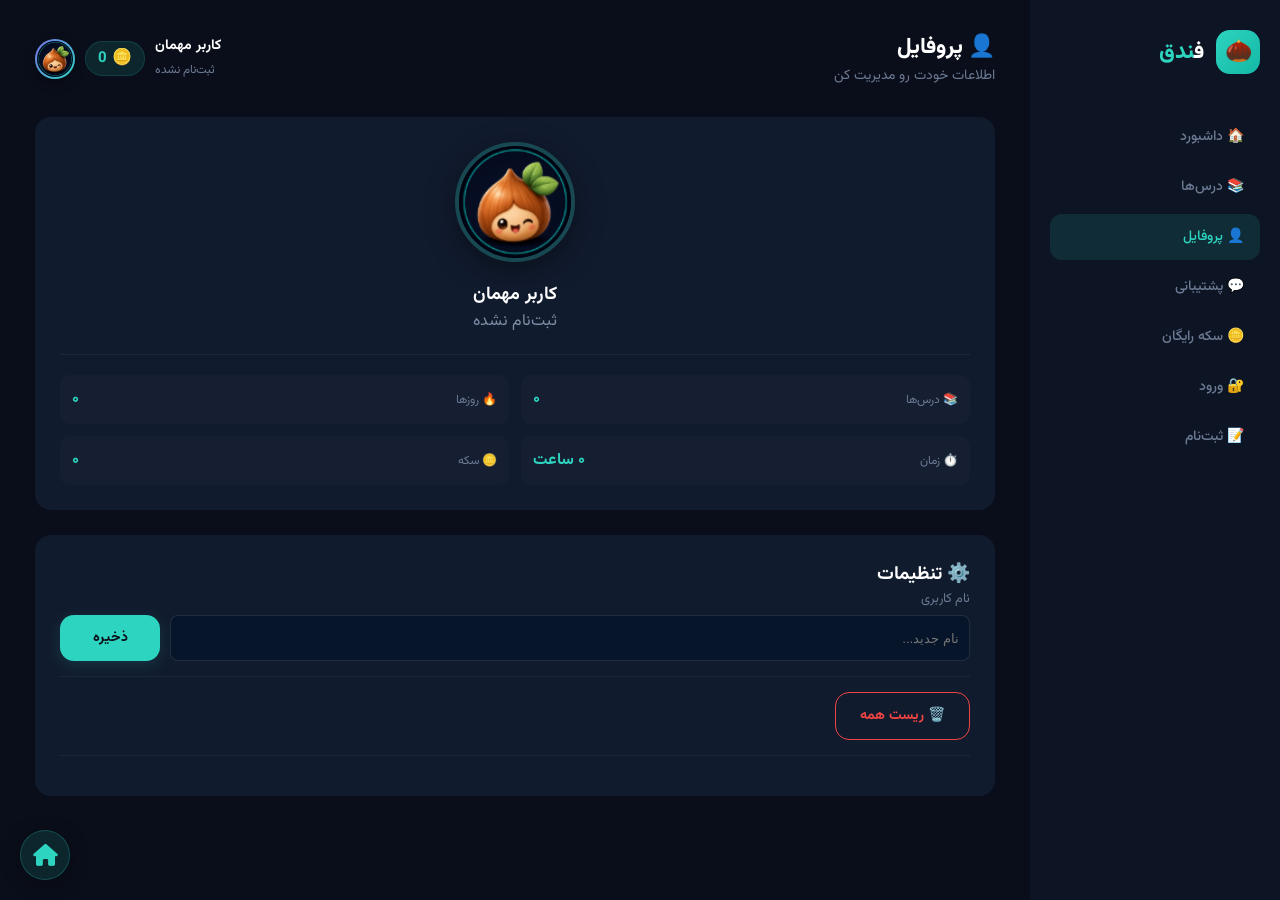
<file: profile.html>
<!DOCTYPE html>
<html lang="fa" dir="rtl">
<head>
    <meta charset="UTF-8">
    <meta name="viewport" content="width=device-width, initial-scale=1.0">
    <title>پروفایل | فندق</title>
    <link rel="stylesheet" href="style.css">
    <link rel="stylesheet" href="https://cdnjs.cloudflare.com/ajax/libs/font-awesome/6.5.0/css/all.min.css">
    
    <!-- ===== اسکریپت یکتانت ===== -->
    <script>
        !function(e,t,n){e.yektanetAnalyticsObject=n,e[n]=e[n]||function(){e[n].q.push(arguments)},e[n].q=e[n].q||[];var a=t.getElementsByTagName("head")[0],r=new Date,c="https://cdn.yektanet.com/superscript/CxosvHK1/native-RewardJoy.com-47049/yn_pub.js?v="+r.getFullYear().toString()+"0"+r.getMonth()+"0"+r.getDate()+"0"+r.getHours(),s=t.createElement("link");s.rel="preload",s.as="script",s.href=c,a.appendChild(s);var l=t.createElement("script");l.async=!0,l.src=c,a.appendChild(l)}(window,document,"yektanet");
    </script>
</head>
<body>

    <button class="hamburger-btn" id="hamburgerBtn" onclick="toggleMenu()">
        <i class="fas fa-bars"></i>
    </button>

    <div class="overlay" id="overlay" onclick="closeMenu()"></div>

    <aside class="sidebar" id="sidebar">
        <div class="logo">
            <div class="logo-icon">🌰</div>
            <h2>ف<span>ندق</span></h2>
        </div>
        <nav class="menu">
            <a href="index.html" class="menu-item">🏠 داشبورد</a>
            <a href="lessons.html" class="menu-item">📚 درس‌ها</a>
            <a href="profile.html" class="menu-item active">👤 پروفایل</a>
            <a href="support.html" class="menu-item">💬 پشتیبانی</a>
            <a href="earn-coins.html" class="menu-item">🪙 سکه رایگان</a>
            <a href="login.html" class="menu-item" id="loginMenuItem">🔐 ورود</a>
            <a href="register.html" class="menu-item" id="registerMenuItem">📝 ثبت‌نام</a>
            <a href="#" class="menu-item" id="logoutMenuItem" style="display:none;" onclick="logoutUser()">🚪 خروج</a>
            <a href="admin.html" class="menu-item" id="adminMenuItem" style="display:none;">⚙️ پنل مدیریت</a>
        </nav>
    </aside>

    <main class="main">
        
        <button class="back-home-btn" onclick="window.location.href='index.html'">
            <i class="fas fa-home"></i>
        </button>

        <header class="topbar">
            <div class="welcome">
                <h1>👤 پروفایل</h1>
                <p>اطلاعات خودت رو مدیریت کن</p>
            </div>
            <div class="user">
                <div class="user-info">
                    <strong id="headerUsername">کاربر مهمان</strong>
                    <span id="headerUserStatus">ثبت‌نام نشده</span>
                </div>
                <div class="coin-display">
                    <span class="coin-icon">🪙</span>
                    <span class="coin-count" id="headerCoinCount">0</span>
                </div>
                <div class="avatar" id="headerAvatar">
                    <img src="assets/mascot/hazelnut.png" alt="فندق" class="mascot-avatar">
                </div>
            </div>
        </header>

        <section class="profile-card">
            <div class="profile-avatar">
                <img src="assets/mascot/hazelnut-happy.png" alt="فندق خوشحال" class="profile-mascot">
                <h2 id="profileName">کاربر مهمان</h2>
                <p style="color:#7f8da5;" id="profileStatus">ثبت‌نام نشده</p>
            </div>
            <div class="profile-info">
                <div class="info-item"><span class="info-label">📚 درس‌ها</span><span class="info-value" id="profileCompleted">۰</span></div>
                <div class="info-item"><span class="info-label">🔥 روزها</span><span class="info-value" id="profileStreak">۰</span></div>
                <div class="info-item"><span class="info-label">⏱️ زمان</span><span class="info-value" id="profileHours">۰ ساعت</span></div>
                <div class="info-item"><span class="info-label">🪙 سکه</span><span class="info-value" id="profileCoins">۰</span></div>
            </div>
        </section>

        <section class="profile-settings">
            <h3>⚙️ تنظیمات</h3>
            <div class="setting-item">
                <label>نام کاربری</label>
                <div style="display:flex;gap:10px;">
                    <input type="text" id="nameInput" placeholder="نام جدید..." style="flex:1;padding:10px;border-radius:8px;border:1px solid rgba(255,255,255,0.1);background:#07152b;color:#fff;">
                    <button class="primary-btn" id="saveNameBtn">ذخیره</button>
                </div>
            </div>
            <div class="setting-item">
                <button class="primary-btn secondary" id="resetAllBtn" style="border-color:#ef4444;color:#ef4444;">🗑️ ریست همه</button>
            </div>
        </section>
    </main>

    <script src="script.js"></script>
    <script>
        function toggleMenu() {
            document.getElementById('sidebar').classList.toggle('open');
            document.getElementById('overlay').classList.toggle('show');
        }
        function closeMenu() {
            document.getElementById('sidebar').classList.remove('open');
            document.getElementById('overlay').classList.remove('show');
        }
        document.querySelectorAll('.menu-item').forEach(function(item) {
            item.addEventListener('click', function() {
                if (window.innerWidth <= 768) closeMenu();
            });
        });

        document.getElementById('saveNameBtn').addEventListener('click', function() {
            var name = document.getElementById('nameInput').value.trim();
            if (name === '') { alert('لطفاً یک نام وارد کن!'); return; }
            localStorage.setItem('fandogh_username', name);
            document.getElementById('profileName').textContent = name;
            document.getElementById('headerUsername').textContent = name;
            document.getElementById('userDisplayName').textContent = name;
            alert('✅ نام با موفقیت ذخیره شد!');
        });

        document.getElementById('resetAllBtn').addEventListener('click', function() {
            if (confirm('⚠️ همه داده‌ها پاک میشن! مطمئنی؟')) {
                localStorage.clear();
                document.getElementById('profileName').textContent = 'کاربر مهمان';
                document.getElementById('headerUsername').textContent = 'کاربر مهمان';
                document.getElementById('userDisplayName').textContent = 'کاربر مهمان';
                document.getElementById('nameInput').value = '';
                document.getElementById('headerCoinCount').textContent = '0';
                document.getElementById('profileCoins').textContent = '0';
                document.getElementById('profileCompleted').textContent = '۰';
                document.getElementById('profileStreak').textContent = '۰';
                document.getElementById('profileHours').textContent = '۰ ساعت';
                alert('🗑️ همه داده‌ها ریست شد!');
            }
        });

        document.addEventListener('DOMContentLoaded', function() {
            var savedName = localStorage.getItem('fandogh_username');
            if (savedName) {
                document.getElementById('profileName').textContent = savedName;
                document.getElementById('headerUsername').textContent = savedName;
                document.getElementById('userDisplayName').textContent = savedName;
                document.getElementById('nameInput').value = savedName;
            }
        });
    </script>

</body>
</html>
</file>
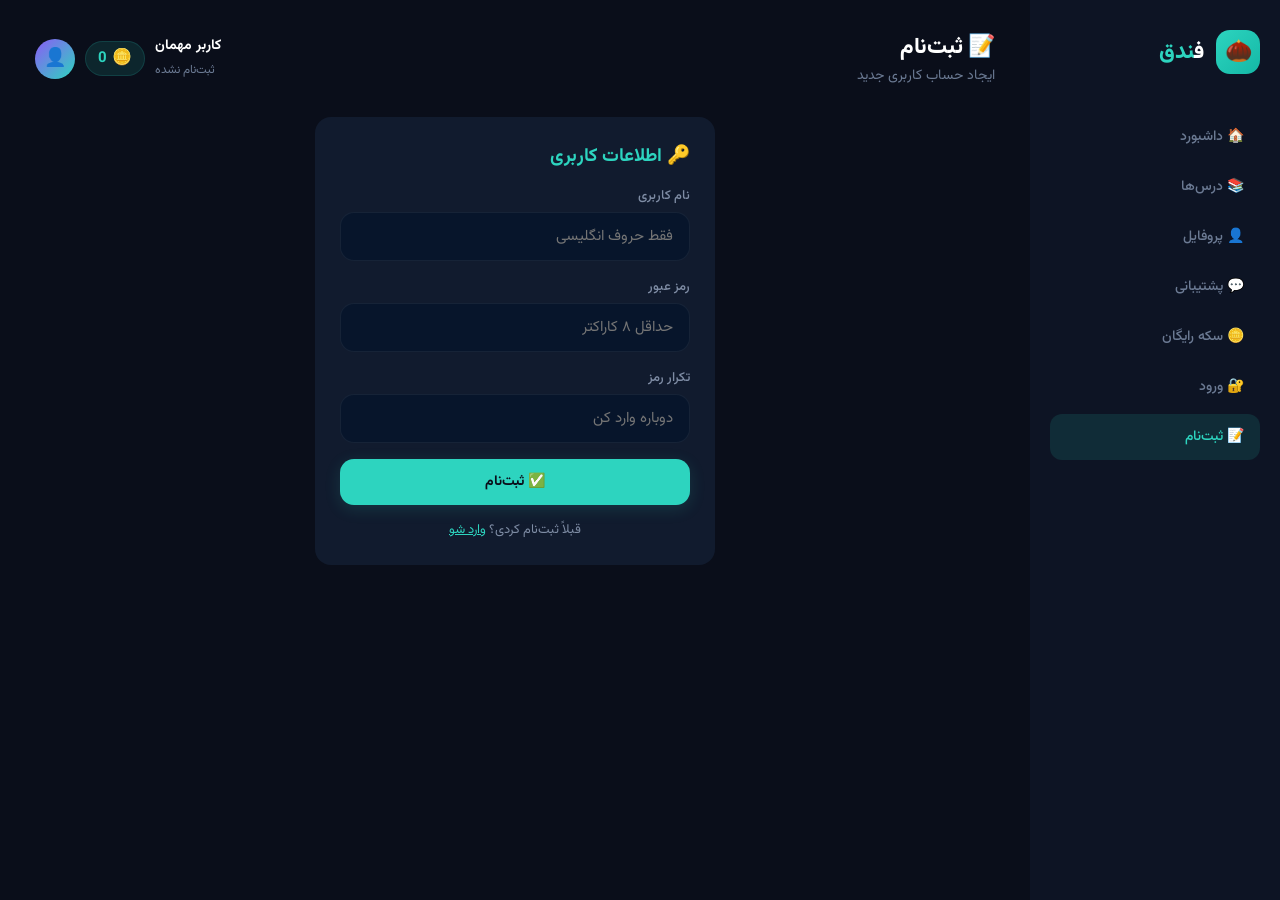
<file: register.html>
<!DOCTYPE html>
<html lang="fa" dir="rtl">
<head>
    <meta charset="UTF-8">
    <meta name="viewport" content="width=device-width, initial-scale=1.0">
    <title>ثبت‌نام | فندق</title>
    <link rel="stylesheet" href="style.css">
    <link rel="stylesheet" href="https://cdnjs.cloudflare.com/ajax/libs/font-awesome/6.5.0/css/all.min.css">
</head>
<body>

    <button class="hamburger-btn" id="hamburgerBtn" onclick="toggleMenu()">
        <i class="fas fa-bars"></i>
    </button>

    <div class="overlay" id="overlay" onclick="closeMenu()"></div>

    <aside class="sidebar" id="sidebar">
        <div class="logo">
            <div class="logo-icon">🌰</div>
            <h2>ف<span>ندق</span></h2>
        </div>
        <nav class="menu">
            <a href="index.html" class="menu-item">🏠 داشبورد</a>
            <a href="lessons.html" class="menu-item">📚 درس‌ها</a>
            <a href="profile.html" class="menu-item">👤 پروفایل</a>
            <a href="support.html" class="menu-item">💬 پشتیبانی</a>
            <a href="earn-coins.html" class="menu-item">🪙 سکه رایگان</a>
            <a href="login.html" class="menu-item">🔐 ورود</a>
            <a href="register.html" class="menu-item active">📝 ثبت‌نام</a>
            <a href="#" class="menu-item" id="logoutMenuItem" style="display:none;" onclick="logoutUser()">🚪 خروج</a>
            <a href="admin.html" class="menu-item" id="adminMenuItem" style="display:none;">⚙️ پنل مدیریت</a>
        </nav>
    </aside>

    <main class="main">
        <header class="topbar">
            <div class="welcome">
                <h1>📝 ثبت‌نام</h1>
                <p>ایجاد حساب کاربری جدید</p>
            </div>
            <div class="user">
                <div class="user-info">
                    <strong id="headerUsername">کاربر مهمان</strong>
                    <span id="headerUserStatus">ثبت‌نام نشده</span>
                </div>
                <div class="coin-display">
                    <span class="coin-icon">🪙</span>
                    <span class="coin-count" id="headerCoinCount">0</span>
                </div>
                <div class="avatar">👤</div>
            </div>
        </header>

        <section class="auth-card">
            <form id="registerForm" onsubmit="return false;">
                <h3>🔑 اطلاعات کاربری</h3>
                <div class="form-group">
                    <label>نام کاربری</label>
                    <input type="text" id="regUsername" placeholder="فقط حروف انگلیسی" required>
                </div>
                <div class="form-group">
                    <label>رمز عبور</label>
                    <input type="password" id="regPassword" placeholder="حداقل ۸ کاراکتر" required>
                </div>
                <div class="form-group">
                    <label>تکرار رمز</label>
                    <input type="password" id="regPasswordConfirm" placeholder="دوباره وارد کن" required>
                </div>
                <button type="button" class="primary-btn" onclick="registerUser()" style="width:100%;">✅ ثبت‌نام</button>
                <div style="text-align:center;margin-top:15px;color:#7f8da5;font-size:13px;">
                    قبلاً ثبت‌نام کردی؟ <a href="login.html" style="color:#2dd4bf;">وارد شو</a>
                </div>
            </form>
            <div id="registerMessage" class="msg"></div>
        </section>
    </main>

    <script src="script.js"></script>
    <script>
        function registerUser() {
            var username = document.getElementById('regUsername').value.trim();
            var password = document.getElementById('regPassword').value;
            var passConfirm = document.getElementById('regPasswordConfirm').value;
            var msg = document.getElementById('registerMessage');
            if (!username || !password || !passConfirm) { msg.className = 'msg error'; msg.textContent = '⚠️ همه فیلدها را پر کن!'; return; }
            if (username.length < 3) { msg.className = 'msg error'; msg.textContent = '⚠️ نام کاربری حداقل ۳ کاراکتر!'; return; }
            if (password.length < 8) { msg.className = 'msg error'; msg.textContent = '⚠️ رمز حداقل ۸ کاراکتر!'; return; }
            if (password !== passConfirm) { msg.className = 'msg error'; msg.textContent = '⚠️ رمزها مطابقت ندارند!'; return; }
            var users = getData('users', []);
            if (users.find(function(u) { return u.username === username; })) { msg.className = 'msg error'; msg.textContent = '⚠️ این نام کاربری قبلاً ثبت شده!'; return; }
            users.push({ username: username, password: password, isAdmin: false });
            setData('users', users);
            setData('currentUser', username);
            msg.className = 'msg success'; msg.textContent = '🎉 ثبت‌نام موفق!';
            setTimeout(function() { window.location.href = 'index.html'; }, 800);
        }
    </script>
</body>
</html>
</file>
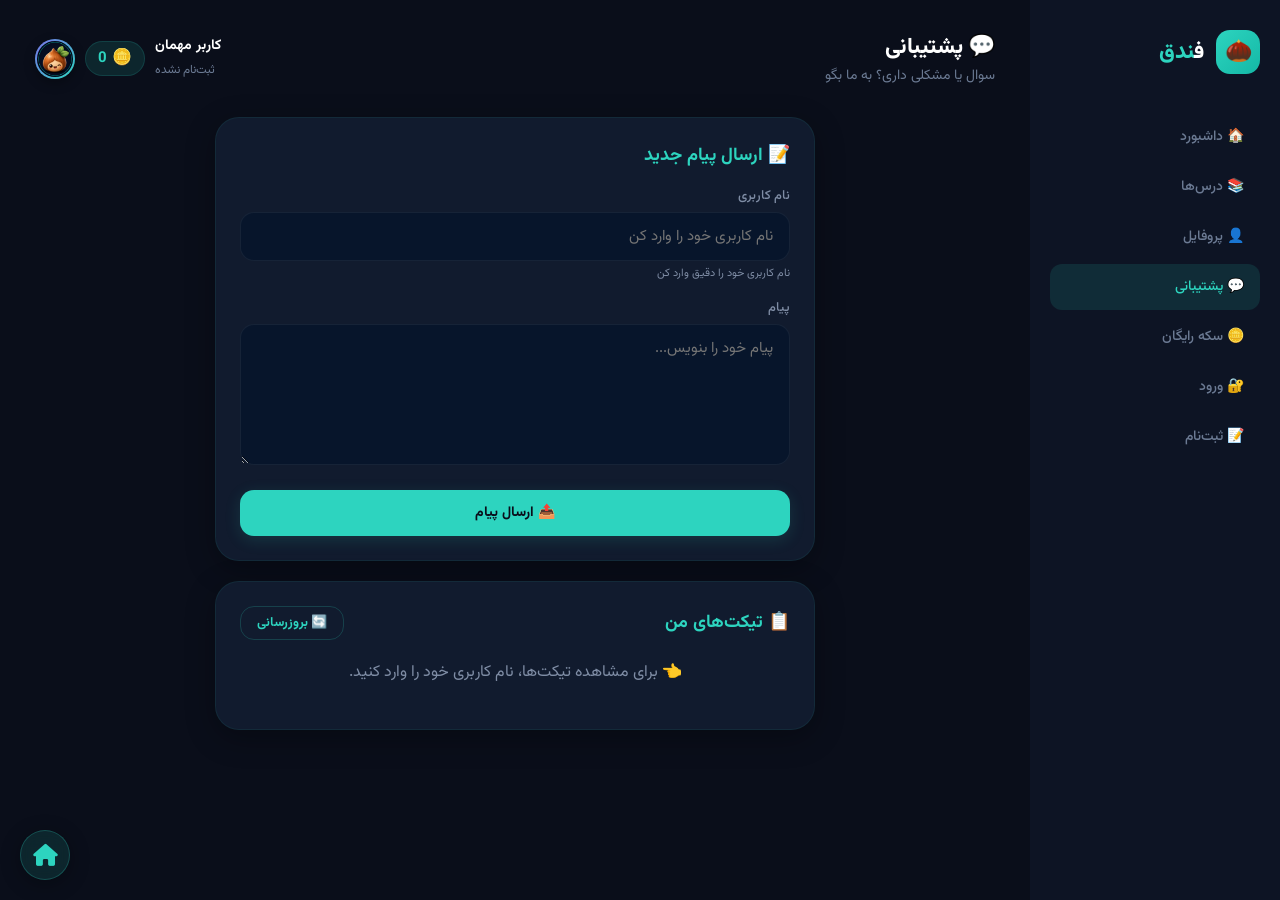
<file: support.html>
<!DOCTYPE html>
<html lang="fa" dir="rtl">
<head>
    <meta charset="UTF-8">
    <meta name="viewport" content="width=device-width, initial-scale=1.0">
    <title>پشتیبانی | فندق</title>
    <link rel="stylesheet" href="style.css">
    <link rel="stylesheet" href="https://cdnjs.cloudflare.com/ajax/libs/font-awesome/6.5.0/css/all.min.css">
    
    <!-- ===== اسکریپت یکتانت ===== -->
    <script>
        !function(e,t,n){e.yektanetAnalyticsObject=n,e[n]=e[n]||function(){e[n].q.push(arguments)},e[n].q=e[n].q||[];var a=t.getElementsByTagName("head")[0],r=new Date,c="https://cdn.yektanet.com/superscript/CxosvHK1/native-RewardJoy.com-47049/yn_pub.js?v="+r.getFullYear().toString()+"0"+r.getMonth()+"0"+r.getDate()+"0"+r.getHours(),s=t.createElement("link");s.rel="preload",s.as="script",s.href=c,a.appendChild(s);var l=t.createElement("script");l.async=!0,l.src=c,a.appendChild(l)}(window,document,"yektanet");
    </script>
</head>
<body>

    <button class="hamburger-btn" id="hamburgerBtn" onclick="toggleMenu()">
        <i class="fas fa-bars"></i>
    </button>

    <div class="overlay" id="overlay" onclick="closeMenu()"></div>

    <aside class="sidebar" id="sidebar">
        <div class="logo">
            <div class="logo-icon">🌰</div>
            <h2>ف<span>ندق</span></h2>
        </div>
        <nav class="menu">
            <a href="index.html" class="menu-item">🏠 داشبورد</a>
            <a href="lessons.html" class="menu-item">📚 درس‌ها</a>
            <a href="profile.html" class="menu-item">👤 پروفایل</a>
            <a href="support.html" class="menu-item active">💬 پشتیبانی</a>
            <a href="earn-coins.html" class="menu-item">🪙 سکه رایگان</a>
            <a href="login.html" class="menu-item" id="loginMenuItem">🔐 ورود</a>
            <a href="register.html" class="menu-item" id="registerMenuItem">📝 ثبت‌نام</a>
            <a href="#" class="menu-item" id="logoutMenuItem" style="display:none;" onclick="logoutUser()">🚪 خروج</a>
            <a href="admin.html" class="menu-item" id="adminMenuItem" style="display:none;">⚙️ پنل مدیریت</a>
        </nav>
    </aside>

    <main class="main">
        
        <button class="back-home-btn" onclick="window.location.href='index.html'">
            <i class="fas fa-home"></i>
        </button>

        <header class="topbar">
            <div class="welcome">
                <h1>💬 پشتیبانی</h1>
                <p>سوال یا مشکلی داری؟ به ما بگو</p>
            </div>
            <div class="user">
                <div class="user-info">
                    <strong id="headerUsername">کاربر مهمان</strong>
                    <span id="headerUserStatus">ثبت‌نام نشده</span>
                </div>
                <div class="coin-display">
                    <span class="coin-icon">🪙</span>
                    <span class="coin-count" id="headerCoinCount">0</span>
                </div>
                <div class="avatar" id="headerAvatar">
                    <img src="assets/mascot/hazelnut.png" alt="فندق" class="mascot-avatar">
                </div>
            </div>
        </header>

        <section class="support-card">
            <div class="support-form">
                <h3>📝 ارسال پیام جدید</h3>
                <form id="supportForm" onsubmit="return false;">
                    <div class="form-group">
                        <label>نام کاربری</label>
                        <input type="text" id="supportUsername" placeholder="نام کاربری خود را وارد کن" required>
                        <small style="color:#7f8da5;font-size:11px;">نام کاربری خود را دقیق وارد کن</small>
                    </div>
                    <div class="form-group">
                        <label>پیام</label>
                        <textarea id="supportMessage" rows="5" placeholder="پیام خود را بنویس..." required></textarea>
                    </div>
                    <button type="button" class="primary-btn" onclick="sendMessage()" style="width:100%;">📤 ارسال پیام</button>
                </form>
                <div id="supportMessageResult" class="msg"></div>
            </div>

            <div class="support-form" style="margin-top:20px;">
                <div style="display:flex;justify-content:space-between;align-items:center;flex-wrap:wrap;gap:10px;">
                    <h3 style="margin:0;">📋 تیکت‌های من</h3>
                    <button class="primary-btn secondary" onclick="loadUserMessages()" style="padding:6px 16px;font-size:13px;">🔄 بروزرسانی</button>
                </div>
                <div id="userMessagesContainer">
                    <p style="color:#7f8da5;text-align:center;padding:20px;">👈 برای مشاهده تیکت‌ها، نام کاربری خود را وارد کنید.</p>
                </div>
            </div>
        </section>
    </main>

    <script src="script.js"></script>
    <script>
        function toggleMenu() {
            document.getElementById('sidebar').classList.toggle('open');
            document.getElementById('overlay').classList.toggle('show');
        }
        function closeMenu() {
            document.getElementById('sidebar').classList.remove('open');
            document.getElementById('overlay').classList.remove('show');
        }
        document.querySelectorAll('.menu-item').forEach(function(item) {
            item.addEventListener('click', function() {
                if (window.innerWidth <= 768) closeMenu();
            });
        });

        function sendMessage() {
            var username = document.getElementById('supportUsername').value.trim();
            var msg = document.getElementById('supportMessage').value.trim();
            var result = document.getElementById('supportMessageResult');
            if (!username || !msg) { result.className = 'msg error'; result.textContent = '⚠️ همه فیلدها را پر کن!'; return; }
            var users = getData('users', []);
            var userExists = users.some(function(u) { return u.username === username; });
            if (!userExists) { result.className = 'msg error'; result.textContent = '❌ این نام کاربری وجود ندارد!'; return; }
            var messages = getData('supportMessages', []);
            messages.push({ username: username, message: msg, date: new Date().toLocaleDateString('fa-IR'), time: new Date().toLocaleTimeString('fa-IR'), replied: false, reply: null, closed: false, ticketId: Date.now() });
            setData('supportMessages', messages);
            result.className = 'msg success'; result.textContent = '✅ پیام شما با موفقیت ارسال شد!';
            document.getElementById('supportMessage').value = '';
            loadUserMessages();
        }

        function loadUserMessages() {
            var username = document.getElementById('supportUsername').value.trim();
            var container = document.getElementById('userMessagesContainer');
            var currentUser = getData('currentUser', null);
            if (!username && currentUser) { username = currentUser; document.getElementById('supportUsername').value = username; }
            if (!username) { container.innerHTML = '<p style="color:#7f8da5;text-align:center;padding:20px;">⚠️ ابتدا نام کاربری خود را وارد کن!</p>'; return; }
            var allMessages = getData('supportMessages', []);
            var userMessages = allMessages.filter(function(m) { return m.username === username; });
            if (userMessages.length === 0) { container.innerHTML = '<p style="color:#7f8da5;text-align:center;padding:20px;">📭 هیچ تیکتی برای شما وجود ندارد.</p>'; return; }
            var html = '';
            for (var i = userMessages.length - 1; i >= 0; i--) {
                var m = userMessages[i];
                var statusColor = m.closed ? '#ef4444' : (m.replied ? '#4ade80' : '#fbbf24');
                var statusText = m.closed ? '🔒 بسته شده' : (m.replied ? '✅ پاسخ داده شده' : '⏳ در انتظار پاسخ');
                var ticketId = m.ticketId || (i + 1);
                html += '<div class="message-item" style="margin-bottom:12px;padding:15px;background:rgba(255,255,255,0.03);border-radius:10px;border-right:3px solid ' + statusColor + ';"><div style="display:flex;justify-content:space-between;flex-wrap:wrap;gap:5px;margin-bottom:6px;"><span style="font-size:12px;color:#7f8da5;">🆔 #' + ticketId + ' - ' + m.date + ' ' + (m.time || '') + '</span><span style="font-size:11px;color:' + statusColor + ';">' + statusText + '</span></div><div style="color:#c8d0dc;font-size:14px;padding:8px 0;">' + m.message + '</div>';
                if (m.replied) { html += '<div style="margin-top:8px;padding:10px 12px;background:rgba(45,212,191,0.08);border-radius:8px;border-right:2px solid #2dd4bf;"><span style="color:#2dd4bf;font-size:12px;">📩 پاسخ پشتیبانی:</span><div style="color:#c8d0dc;font-size:13px;margin-top:4px;">' + m.reply + '</div></div>'; }
                if (!m.closed) {
                    html += '<div style="margin-top:10px;display:flex;gap:8px;flex-wrap:wrap;"><button class="primary-btn secondary" onclick="replyToTicket(\'' + username + '\', ' + (m.ticketId || i+1) + ')" style="padding:4px 12px;font-size:12px;border-color:rgba(45,212,191,0.2);color:#2dd4bf;">↩️ پاسخ</button><button class="primary-btn secondary" onclick="closeTicket(\'' + username + '\', ' + (m.ticketId || i+1) + ')" style="padding:4px 12px;font-size:12px;border-color:rgba(239,68,68,0.2);color:#ef4444;">🔒 بستن تیکت</button></div>';
                } else { html += '<div style="margin-top:8px;font-size:12px;color:#7f8da5;">🔒 این تیکت بسته شده است.</div>'; }
                html += '</div>';
            }
            container.innerHTML = html;
        }

        function replyToTicket(username, ticketId) {
            var replyText = prompt('📝 پاسخ خود را وارد کنید:');
            if (replyText === null) return;
            if (!replyText.trim()) { showToast('⚠️ لطفاً متن پاسخ را بنویس!', 'error'); return; }
            var messages = getData('supportMessages', []);
            var found = false;
            for (var i = 0; i < messages.length; i++) {
                if (messages[i].username === username && messages[i].ticketId === ticketId && !messages[i].closed) {
                    messages[i].reply = replyText.trim();
                    messages[i].replied = true;
                    messages[i].repliedAt = new Date().toLocaleDateString('fa-IR') + ' - ' + new Date().toLocaleTimeString('fa-IR');
                    found = true;
                    break;
                }
            }
            if (!found) { showToast('❌ تیکت پیدا نشد یا قبلاً بسته شده!', 'error'); return; }
            setData('supportMessages', messages);
            showToast('✅ پاسخ شما ثبت شد و برای پشتیبانی ارسال شد!', 'success');
            setTimeout(function() { loadUserMessages(); }, 500);
        }

        function closeTicket(username, ticketId) {
            if (!confirm('🔒 آیا مطمئنی میخوای این تیکت رو ببندی؟')) return;
            if (!confirm('‼️ بعد از بستن، نمیتونی بهش پاسخ بدی!')) return;
            var messages = getData('supportMessages', []);
            var found = false;
            for (var i = 0; i < messages.length; i++) {
                if (messages[i].username === username && messages[i].ticketId === ticketId && !messages[i].closed) {
                    messages[i].closed = true;
                    messages[i].closedAt = new Date().toLocaleDateString('fa-IR') + ' - ' + new Date().toLocaleTimeString('fa-IR');
                    found = true;
                    break;
                }
            }
            if (!found) { showToast('❌ تیکت پیدا نشد!', 'error'); return; }
            setData('supportMessages', messages);
            showToast('🔒 تیکت با موفقیت بسته شد!', 'success');
            setTimeout(function() { loadUserMessages(); }, 500);
        }

        document.getElementById('supportUsername').addEventListener('input', function() { if (this.value.trim().length > 2) loadUserMessages(); });
        document.addEventListener('DOMContentLoaded', function() {
            var currentUser = getData('currentUser', null);
            if (currentUser) {
                document.getElementById('supportUsername').value = currentUser;
                setTimeout(function() { loadUserMessages(); }, 300);
            }
        });
    </script>

</body>
</html>
</file>
<file: style.css>
@import url('https://fonts.googleapis.com/css2?family=Vazirmatn:wght@400;500;600;700;800;900&display=swap');

* {
    margin: 0;
    padding: 0;
    box-sizing: border-box;
}

body {
    font-family: 'Vazirmatn', sans-serif;
    background: #0a0e1a;
    color: #ffffff;
    min-height: 100vh;
    overflow-x: hidden;
    direction: rtl;
}

/* ===== دکمه همبرگری ===== */
.hamburger-btn {
    display: none;
    position: fixed;
    top: 15px;
    right: 15px;
    z-index: 9999;
    background: #141d2f;
    border: none;
    color: #fff;
    font-size: 24px;
    padding: 10px 14px;
    border-radius: 10px;
    cursor: pointer;
}

/* ===== سایه پشت منو ===== */
.overlay {
    display: none;
    position: fixed;
    top: 0;
    left: 0;
    right: 0;
    bottom: 0;
    background: rgba(0, 0, 0, 0.6);
    z-index: 999;
}
.overlay.show { display: block; }

/* ===== منوی کناری ===== */
.sidebar {
    position: fixed;
    top: 0;
    right: -280px;
    width: 280px;
    height: 100%;
    background: #0d1424;
    z-index: 1000;
    padding: 30px 20px;
    transition: 0.3s;
    overflow-y: auto;
}
.sidebar.open { right: 0; }

.logo {
    display: flex;
    align-items: center;
    gap: 12px;
    margin-bottom: 40px;
}
.logo-icon {
    width: 44px;
    height: 44px;
    background: linear-gradient(135deg, #2dd4bf, #14b8a6);
    border-radius: 14px;
    display: flex;
    align-items: center;
    justify-content: center;
    font-size: 22px;
}
.logo h2 { font-size: 22px; font-weight: 800; }
.logo span { color: #2dd4bf; }

.menu { display: flex; flex-direction: column; gap: 4px; }
.menu-item {
    display: flex;
    align-items: center;
    gap: 14px;
    padding: 12px 16px;
    border-radius: 12px;
    color: #6b7a93;
    text-decoration: none;
    font-size: 14px;
    font-weight: 500;
    transition: 0.3s;
}
.menu-item:hover { background: rgba(45,212,191,0.08); color: #fff; }
.menu-item.active { background: rgba(45,212,191,0.12); color: #2dd4bf; }
.menu-icon { width: 22px; text-align: center; }

/* ===== محتوای اصلی ===== */
.main {
    padding: 20px;
    padding-top: 70px;
}

/* ===== هدر ===== */
.topbar {
    display: flex;
    justify-content: space-between;
    align-items: center;
    flex-wrap: wrap;
    gap: 15px;
    margin-bottom: 30px;
}
.welcome h1 { font-size: 22px; font-weight: 800; }
.welcome p { color: #6b7a93; font-size: 14px; }

.user {
    display: flex;
    align-items: center;
    gap: 10px;
}
.user-info { text-align: left; }
.user-info strong { display: block; font-size: 14px; }
.user-info span { color: #6b7a93; font-size: 12px; }

.avatar {
    width: 40px;
    height: 40px;
    border-radius: 50%;
    background: linear-gradient(135deg, #8b5cf6, #2dd4bf);
    display: flex;
    align-items: center;
    justify-content: center;
    font-size: 18px;
}

/* ===== نمایش سکه ===== */
.coin-display {
    display: flex;
    align-items: center;
    gap: 5px;
    background: rgba(45,212,191,0.12);
    padding: 4px 12px;
    border-radius: 20px;
    border: 1px solid rgba(45,212,191,0.15);
}
.coin-display .coin-icon { font-size: 16px; }
.coin-display .coin-count { font-size: 15px; font-weight: 700; color: #2dd4bf; }

/* ===== کارت‌های آمار ===== */
.stats-top {
    display: grid;
    grid-template-columns: repeat(3, 1fr);
    gap: 12px;
    margin-bottom: 25px;
}
.stat-top-card {
    background: #111b2e;
    border-radius: 14px;
    padding: 15px;
    display: flex;
    align-items: center;
    gap: 12px;
    border: 1px solid rgba(255,255,255,0.04);
}
.stat-top-card .stat-icon {
    font-size: 24px;
    width: 44px;
    height: 44px;
    background: rgba(45,212,191,0.08);
    border-radius: 12px;
    display: flex;
    align-items: center;
    justify-content: center;
}
.stat-top-card .stat-info .number { font-size: 22px; font-weight: 900; color: #fff; }
.stat-top-card .stat-info .label { font-size: 11px; color: #6b7a93; }

/* ===== کارت خوش‌آمدگویی ===== */
.hero {
    background: linear-gradient(135deg, rgba(45,212,191,0.08), rgba(139,92,246,0.04));
    border: 1px solid rgba(255,255,255,0.04);
    border-radius: 18px;
    padding: 25px 30px;
    display: flex;
    align-items: center;
    justify-content: space-between;
    margin-bottom: 25px;
}
.hero-content h2 { font-size: 20px; font-weight: 800; }
.hero-content p { color: #8a9bb5; font-size: 13px; margin-bottom: 15px; }
.hero-image { font-size: 60px; }

/* ===== دکمه اصلی ===== */
.primary-btn {
    border: none;
    background: #2dd4bf;
    color: #0a0e1a;
    padding: 10px 24px;
    border-radius: 10px;
    font-family: 'Vazirmatn', sans-serif;
    font-weight: 700;
    font-size: 14px;
    cursor: pointer;
    transition: 0.3s;
}
.primary-btn:hover {
    transform: translateY(-2px);
    box-shadow: 0 8px 30px rgba(45,212,191,0.3);
}
.primary-btn.secondary {
    background: transparent;
    color: #2dd4bf;
    border: 1px solid rgba(45,212,191,0.25);
}

/* ===== عنوان بخش ===== */
.section-title {
    display: flex;
    justify-content: space-between;
    align-items: center;
    margin-bottom: 15px;
}
.section-title h2 { font-size: 17px; font-weight: 700; }
.section-title a { color: #2dd4bf; font-size: 13px; text-decoration: none; }
.section-title a:hover { text-decoration: underline; }

/* ===== کارت‌های درس ===== */
.lessons {
    display: grid;
    grid-template-columns: 1fr;
    gap: 12px;
}
.lesson-card {
    background: #111b2e;
    border-radius: 14px;
    padding: 16px 20px;
    border: 1px solid rgba(255,255,255,0.04);
    display: flex;
    align-items: center;
    justify-content: space-between;
    transition: 0.3s;
}
.lesson-card:hover {
    border-color: rgba(45,212,191,0.15);
}
.lesson-card .lesson-left {
    display: flex;
    align-items: center;
    gap: 14px;
}
.lesson-card .lesson-icon {
    width: 40px;
    height: 40px;
    border-radius: 10px;
    display: flex;
    align-items: center;
    justify-content: center;
    font-size: 20px;
    background: rgba(45,212,191,0.08);
    flex-shrink: 0;
}
.lesson-card .lesson-info h3 {
    font-size: 14px;
    font-weight: 700;
}
.lesson-card .lesson-info .lesson-category {
    font-size: 11px;
    color: #6b7a93;
}
.lesson-card .lesson-right {
    display: flex;
    align-items: center;
    gap: 12px;
}
.lesson-card .lesson-progress {
    text-align: left;
}
.lesson-card .lesson-progress .progress-bar {
    width: 80px;
    height: 4px;
    background: #1a2740;
    border-radius: 10px;
    overflow: hidden;
}
.lesson-card .lesson-progress .progress-bar .fill {
    height: 100%;
    background: linear-gradient(90deg, #2dd4bf, #14b8a6);
    border-radius: 10px;
}
.lesson-card .lesson-progress .percent {
    font-size: 12px;
    color: #6b7a93;
    display: block;
    margin-top: 2px;
}
.lesson-card .lesson-btn-small {
    padding: 4px 14px;
    border: none;
    border-radius: 6px;
    background: rgba(45,212,191,0.1);
    color: #2dd4bf;
    font-family: 'Vazirmatn', sans-serif;
    font-size: 12px;
    font-weight: 600;
    cursor: pointer;
    transition: 0.3s;
}
.lesson-card .lesson-btn-small:hover {
    background: rgba(45,212,191,0.2);
}
.lesson-card .lesson-btn-small.unlock {
    background: #fbbf24;
    color: #0a0e1a;
}
.lesson-card .lesson-btn-small.unlock:hover {
    background: #f59e0b;
}
.lesson-card .lock-icon {
    font-size: 18px;
    color: #6b7a93;
}

/* ===== فوتر ===== */
.footer {
    text-align: center;
    padding: 20px 0 10px 0;
    color: #6b7a93;
    font-size: 12px;
    border-top: 1px solid rgba(255,255,255,0.04);
    margin-top: 30px;
}

/* ===== بقیه استایل‌ها ===== */
.auth-card {
    max-width: 400px;
    margin: 0 auto;
    background: #111b2e;
    padding: 25px;
    border-radius: 16px;
}
.auth-card h3 { color: #2dd4bf; margin-bottom: 15px; }

.form-group { margin-bottom: 12px; }
.form-group label { display: block; color: #6b7a93; font-size: 13px; margin-bottom: 4px; }
.form-group input {
    width: 100%;
    padding: 10px;
    border-radius: 8px;
    border: 1px solid rgba(255,255,255,0.1);
    background: #07152b;
    color: #fff;
    font-family: 'Vazirmatn', sans-serif;
}
.form-group input:focus { border-color: #2dd4bf; outline: none; }

.msg { margin-top: 12px; text-align: center; font-size: 14px; padding: 10px; border-radius: 8px; display: none; }
.msg.success { display: block; background: rgba(74,222,128,0.15); color: #4ade80; }
.msg.error { display: block; background: rgba(239,68,68,0.15); color: #ef4444; }

.profile-card {
    background: #111b2e;
    border-radius: 16px;
    padding: 25px;
    margin-bottom: 25px;
}
.profile-avatar {
    text-align: center;
    padding-bottom: 20px;
    border-bottom: 1px solid rgba(255,255,255,0.05);
    margin-bottom: 20px;
}
.profile-avatar-icon {
    width: 70px;
    height: 70px;
    border-radius: 50%;
    background: linear-gradient(135deg, #8b5cf6, #2dd4bf);
    display: flex;
    align-items: center;
    justify-content: center;
    font-size: 30px;
    margin: 0 auto 12px auto;
}
.profile-avatar h2 { font-size: 18px; font-weight: 700; }

.profile-info {
    display: grid;
    grid-template-columns: repeat(2, 1fr);
    gap: 12px;
}
.info-item {
    background: rgba(255,255,255,0.02);
    border-radius: 10px;
    padding: 12px;
    display: flex;
    justify-content: space-between;
    align-items: center;
}
.info-label { color: #6b7a93; font-size: 12px; }
.info-value { font-size: 16px; font-weight: 700; color: #2dd4bf; }

.profile-settings {
    background: #111b2e;
    border-radius: 16px;
    padding: 25px;
}
.setting-item {
    padding-bottom: 15px;
    margin-bottom: 15px;
    border-bottom: 1px solid rgba(255,255,255,0.05);
}
.setting-item label { display: block; color: #6b7a93; font-size: 13px; margin-bottom: 6px; }

.admin-tabs {
    display: flex;
    gap: 10px;
    flex-wrap: wrap;
    margin-bottom: 20px;
}
.admin-tab {
    padding: 8px 16px;
    border-radius: 8px;
    border: none;
    background: transparent;
    color: #6b7a93;
    font-family: 'Vazirmatn', sans-serif;
    font-size: 13px;
    cursor: pointer;
}
.admin-tab.active { background: rgba(45,212,191,0.12); color: #2dd4bf; }
.admin-panel {
    background: #111b2e;
    border-radius: 16px;
    padding: 20px;
}
.admin-panel h3 { color: #2dd4bf; margin-bottom: 15px; }

.admin-lesson-item {
    display: flex;
    justify-content: space-between;
    align-items: center;
    padding: 10px 12px;
    background: rgba(255,255,255,0.02);
    border-radius: 8px;
    margin-bottom: 6px;
    flex-wrap: wrap;
}
.admin-lesson-item .lesson-info {
    display: flex;
    align-items: center;
    gap: 10px;
    flex-wrap: wrap;
}
.admin-lesson-item .lesson-info .level-badge {
    font-size: 11px;
    padding: 2px 10px;
    border-radius: 20px;
    background: rgba(45,212,191,0.12);
    color: #2dd4bf;
}
.admin-lesson-item .lesson-actions button {
    padding: 4px 12px;
    border: none;
    border-radius: 6px;
    font-family: 'Vazirmatn', sans-serif;
    font-size: 12px;
    cursor: pointer;
}
.btn-edit { background: rgba(59,130,246,0.15); color: #3b82f6; }
.btn-delete { background: rgba(239,68,68,0.15); color: #ef4444; }

.price-setting {
    display: flex;
    align-items: center;
    gap: 12px;
    padding: 8px 0;
    border-bottom: 1px solid rgba(255,255,255,0.05);
    flex-wrap: wrap;
}
.price-setting label { color: #6b7a93; font-size: 13px; }
.price-setting input[type="number"] {
    width: 70px;
    padding: 4px 8px;
    border-radius: 6px;
    border: 1px solid rgba(255,255,255,0.1);
    background: #07152b;
    color: #fff;
}
.price-setting .lesson-title { font-size: 14px; font-weight: 600; min-width: 80px; }

.coin-box {
    background: #111b2e;
    border-radius: 16px;
    padding: 20px;
    border: 1px solid rgba(255,255,255,0.04);
    margin-bottom: 20px;
}
.coin-box h3 { font-size: 17px; font-weight: 700; }

.support-form {
    background: #111b2e;
    border-radius: 16px;
    padding: 20px;
}
.support-form h3 { font-size: 17px; font-weight: 700; margin-bottom: 15px; }

.filter-bar {
    display: flex;
    gap: 12px;
    margin-bottom: 20px;
    flex-wrap: wrap;
}
.filter-bar .search-box { flex: 1; min-width: 150px; }
.filter-bar .search-box input {
    width: 100%;
    padding: 8px 12px;
    border-radius: 8px;
    border: 1px solid rgba(255,255,255,0.1);
    background: #07152b;
    color: #fff;
    font-family: 'Vazirmatn', sans-serif;
}

.stats-bottom {
    background: #111b2e;
    border-radius: 14px;
    padding: 15px 20px;
    margin-top: 20px;
}
.stat-bottom-card {
    display: flex;
    align-items: center;
    gap: 12px;
    flex-wrap: wrap;
}
.stat-bottom-card span { color: #6b7a93; font-size: 13px; }
.stat-bottom-card .progress { flex: 1; min-width: 80px; height: 6px; background: #1a2740; border-radius: 10px; }
.stat-bottom-card .progress-bar { height: 100%; background: linear-gradient(90deg, #2dd4bf, #14b8a6); border-radius: 10px; }

.lesson-content { max-width: 800px; }
.content-card {
    background: #111b2e;
    border-radius: 16px;
    padding: 20px;
    margin-bottom: 20px;
}
.lesson-text {
    background: rgba(255,255,255,0.02);
    padding: 15px;
    border-radius: 10px;
    border-right: 3px solid #2dd4bf;
    line-height: 2;
    color: #c8d0dc;
    white-space: pre-wrap;
    word-wrap: break-word;
}

.message-item {
    padding: 12px 15px;
    background: rgba(255,255,255,0.02);
    border-radius: 10px;
    margin-bottom: 10px;
}
.message-item .message-header {
    display: flex;
    justify-content: space-between;
    flex-wrap: wrap;
}
.message-item .sender { font-weight: 700; color: #2dd4bf; }
.message-item .date { color: #6b7a93; font-size: 12px; }

/* ===== ریسپانسیو ===== */
@media (min-width: 769px) {
    .hamburger-btn { display: none; }
    .overlay { display: none !important; }
    .sidebar {
        right: 0;
        width: 250px;
        position: fixed;
        top: 0;
        height: 100%;
        transform: none !important;
    }
    .main {
        margin-right: 250px;
        padding: 30px 35px;
        padding-top: 30px;
    }
    .stats-top { grid-template-columns: repeat(3, 1fr); }
}

@media (max-width: 768px) {
    .hamburger-btn { display: block; }
    .main { padding: 15px; padding-top: 70px; }
    .stats-top { grid-template-columns: 1fr; }
    .user-info { display: none; }
    .hero { flex-direction: column; text-align: center; }
    .hero-image { font-size: 50px; }
    .coin-display { margin-left: 0; }
    .profile-info { grid-template-columns: 1fr; }
    .admin-lesson-item { flex-direction: column; align-items: flex-start; }
    .lesson-card { flex-direction: column; align-items: stretch; gap: 10px; }
    .lesson-card .lesson-right { justify-content: space-between; }
}

@media (max-width: 550px) {
    .main { padding: 12px; padding-top: 65px; }
    .welcome h1 { font-size: 20px; }
    .stat-top-card { padding: 12px; }
    .stat-top-card .stat-icon { width: 36px; height: 36px; font-size: 20px; }
    .stat-top-card .stat-info .number { font-size: 18px; }
    .hero { padding: 18px; }
    .hero-content h2 { font-size: 18px; }
    .lesson-card { padding: 12px 16px; }
    .lesson-card .lesson-icon { width: 34px; height: 34px; font-size: 17px; }
    .lesson-card .lesson-progress .progress-bar { width: 60px; }
}
/* ============================================
   دکمه و پنل اعلان‌ها
   ============================================ */

.notification-bell {
    position: relative;
    cursor: pointer;
    font-size: 22px;
    color: #6b7a93;
    transition: 0.3s;
    padding: 5px;
    margin-left: 5px;
}

.notification-bell:hover {
    color: #2dd4bf;
}

.notification-bell .notification-badge {
    position: absolute;
    top: -5px;
    right: -8px;
    background: #ef4444;
    color: #ffffff;
    font-size: 10px;
    font-weight: 700;
    width: 20px;
    height: 20px;
    border-radius: 50%;
    display: flex;
    align-items: center;
    justify-content: center;
    border: 2px solid #0a0e1a;
}

.notification-panel {
    position: fixed;
    top: 70px;
    left: 20px;
    width: 380px;
    max-height: 450px;
    background: #111b2e;
    border: 1px solid rgba(255,255,255,0.08);
    border-radius: 16px;
    box-shadow: 0 20px 60px rgba(0,0,0,0.6);
    z-index: 1000;
    overflow: hidden;
}

.notification-panel-header {
    display: flex;
    justify-content: space-between;
    align-items: center;
    padding: 15px 20px;
    border-bottom: 1px solid rgba(255,255,255,0.05);
}

.notification-panel-header h4 {
    color: #ffffff;
    font-size: 16px;
    font-weight: 700;
}

#notificationList {
    padding: 10px;
    max-height: 350px;
    overflow-y: auto;
}

.notification-item-panel {
    padding: 12px 15px;
    background: rgba(255,255,255,0.02);
    border-radius: 10px;
    margin-bottom: 8px;
    border-right: 3px solid #2dd4bf;
}

.notification-item-panel .notif-title-panel {
    font-weight: 700;
    font-size: 14px;
    color: #ffffff;
}

.notification-item-panel .notif-text-panel {
    color: #6b7a93;
    font-size: 13px;
    margin-top: 4px;
}

.notification-item-panel .notif-date-panel {
    color: #6b7a93;
    font-size: 11px;
    margin-top: 4px;
}

@media (max-width: 550px) {
    .notification-panel {
        width: calc(100% - 30px);
        left: 15px;
        top: 65px;
        max-height: 400px;
    }
    .notification-bell {
        font-size: 18px;
    }
}
/* ============================================
   دکمه بازگشت به داشبورد
   ============================================ */

.back-home-btn {
    position: fixed;
    bottom: 20px;
    left: 20px;
    z-index: 999;
    background: rgba(45, 212, 191, 0.12);
    border: 1px solid rgba(45, 212, 191, 0.25);
    color: #2dd4bf;
    width: 50px;
    height: 50px;
    border-radius: 50%;
    display: none;
    align-items: center;
    justify-content: center;
    font-size: 22px;
    cursor: pointer;
    transition: 0.3s;
    backdrop-filter: blur(10px);
    box-shadow: 0 4px 20px rgba(0, 0, 0, 0.3);
}

.back-home-btn:hover {
    background: rgba(45, 212, 191, 0.2);
    transform: scale(1.1);
    box-shadow: 0 4px 30px rgba(45, 212, 191, 0.2);
}

.back-home-btn i {
    color: #2dd4bf;
}

/* ===== نمایش در صفحات غیر از index.html و login.html و register.html ===== */
body:not(.page-index):not(.page-login):not(.page-register) .back-home-btn {
    display: flex;
}

/* ===== ریسپانسیو ===== */
@media (max-width: 550px) {
    .back-home-btn {
        width: 44px;
        height: 44px;
        font-size: 18px;
        bottom: 15px;
        left: 15px;
    }
}
/* ===== ماسکات فندق ===== */
.mascot-avatar {
    width: 44px;
    height: 44px;
    border-radius: 50%;
    object-fit: cover;
    border: 2px solid rgba(45, 212, 191, 0.25);
    box-shadow: 0 4px 12px rgba(0,0,0,0.3);
    transition: 0.3s;
}

.mascot-avatar:hover {
    transform: scale(1.05);
    border-color: #2dd4bf;
    box-shadow: 0 4px 20px rgba(45, 212, 191, 0.3);
}
/* ===== ماسکات فندق ===== */
.mascot-avatar {
    width: 40px;
    height: 40px;
    border-radius: 50%;
    object-fit: cover;
    border: 2px solid rgba(45, 212, 191, 0.2);
    box-shadow: 0 4px 12px rgba(0,0,0,0.3);
    transition: 0.3s;
}

.mascot-avatar:hover {
    transform: scale(1.05);
    border-color: #2dd4bf;
}

.profile-mascot {
    width: 120px;
    height: 120px;
    border-radius: 50%;
    object-fit: cover;
    border: 4px solid rgba(45, 212, 191, 0.25);
    box-shadow: 0 8px 30px rgba(0,0,0,0.4);
    transition: 0.3s;
    margin-bottom: 10px;
}

.profile-mascot:hover {
    transform: scale(1.05);
    border-color: #2dd4bf;
    box-shadow: 0 8px 40px rgba(45, 212, 191, 0.3);
}
/* ===== فرم پشتیبانی هماهنگ با فندق ===== */
.support-card {
    max-width: 600px;
    margin: 0 auto;
}

.support-form {
    background: #111b2e;
    border-radius: 24px;
    padding: 24px;
    border: 1px solid rgba(45, 212, 191, 0.08);
    box-shadow: 0 8px 30px rgba(0, 0, 0, 0.3);
}

.support-form h3 {
    font-size: 18px;
    font-weight: 700;
    color: #2dd4bf;
    margin-bottom: 16px;
}

.form-group {
    margin-bottom: 16px;
}

.form-group label {
    display: block;
    color: #7f8da5;
    font-size: 13px;
    font-weight: 500;
    margin-bottom: 6px;
}

.form-group input,
.form-group textarea {
    width: 100%;
    padding: 12px 16px;
    border-radius: 14px;
    border: 1px solid rgba(255, 255, 255, 0.06);
    background: #07152b;
    color: #ffffff;
    font-size: 15px;
    font-family: 'Vazirmatn', sans-serif;
    transition: 0.3s;
    box-sizing: border-box;
}

.form-group input:focus,
.form-group textarea:focus {
    border-color: #2dd4bf;
    outline: none;
    box-shadow: 0 0 0 3px rgba(45, 212, 191, 0.08);
}

.form-group textarea {
    resize: vertical;
    min-height: 120px;
}

.form-group small {
    display: block;
    color: #7f8da5;
    font-size: 11px;
    margin-top: 4px;
}

/* ===== دکمه ارسال ===== */
.primary-btn {
    border: none;
    background: #2dd4bf;
    color: #0a0e1a;
    padding: 14px 24px;
    border-radius: 14px;
    font-family: 'Vazirmatn', sans-serif;
    font-weight: 700;
    font-size: 15px;
    cursor: pointer;
    transition: 0.3s;
}

.primary-btn:hover {
    transform: translateY(-2px);
    box-shadow: 0 8px 30px rgba(45, 212, 191, 0.3);
}

.primary-btn.secondary {
    background: transparent;
    color: #2dd4bf;
    border: 1px solid rgba(45, 212, 191, 0.15);
}

.primary-btn.secondary:hover {
    background: rgba(45, 212, 191, 0.05);
    transform: none;
    box-shadow: none;
}

/* ===== پیام‌های خطا و موفقیت ===== */
.msg {
    margin-top: 16px;
    padding: 12px 16px;
    border-radius: 14px;
    font-size: 14px;
    font-weight: 500;
    display: none;
    text-align: center;
}

.msg.success {
    display: block;
    background: rgba(74, 222, 128, 0.12);
    color: #4ade80;
    border: 1px solid rgba(74, 222, 128, 0.15);
}

.msg.error {
    display: block;
    background: rgba(239, 68, 68, 0.12);
    color: #ef4444;
    border: 1px solid rgba(239, 68, 68, 0.15);
}

/* ===== تیکت‌ها (پیام‌ها) ===== */
.message-item {
    background: rgba(255, 255, 255, 0.02);
    border-radius: 14px;
    padding: 16px;
    border: 1px solid rgba(255, 255, 255, 0.04);
    margin-bottom: 12px;
}

.message-item .sender {
    font-weight: 700;
    color: #2dd4bf;
}

.message-item .message-text {
    color: #c8d0dc;
    font-size: 14px;
    padding: 6px 0;
}
/* ============================================
   دکمه‌های یکدست فندق
   ============================================ */

.primary-btn,
.lesson-btn,
.unlock-btn {
    border: none;
    background: #2dd4bf;
    color: #0a0e1a;
    padding: 12px 24px;
    border-radius: 14px;
    font-family: 'Vazirmatn', sans-serif;
    font-weight: 700;
    font-size: 14px;
    cursor: pointer;
    transition: 0.3s;
    box-shadow: 0 4px 16px rgba(45, 212, 191, 0.15);
    text-align: center;
    display: inline-block;
    min-width: 100px;
}

.primary-btn:hover,
.lesson-btn:hover,
.unlock-btn:hover {
    transform: translateY(-2px);
    box-shadow: 0 8px 30px rgba(45, 212, 191, 0.3);
}

.primary-btn.secondary,
.lesson-btn.secondary {
    background: transparent;
    color: #2dd4bf;
    border: 1px solid rgba(45, 212, 191, 0.2);
    box-shadow: none;
}

.primary-btn.secondary:hover,
.lesson-btn.secondary:hover {
    background: rgba(45, 212, 191, 0.05);
    transform: none;
    box-shadow: none;
}
</file>
